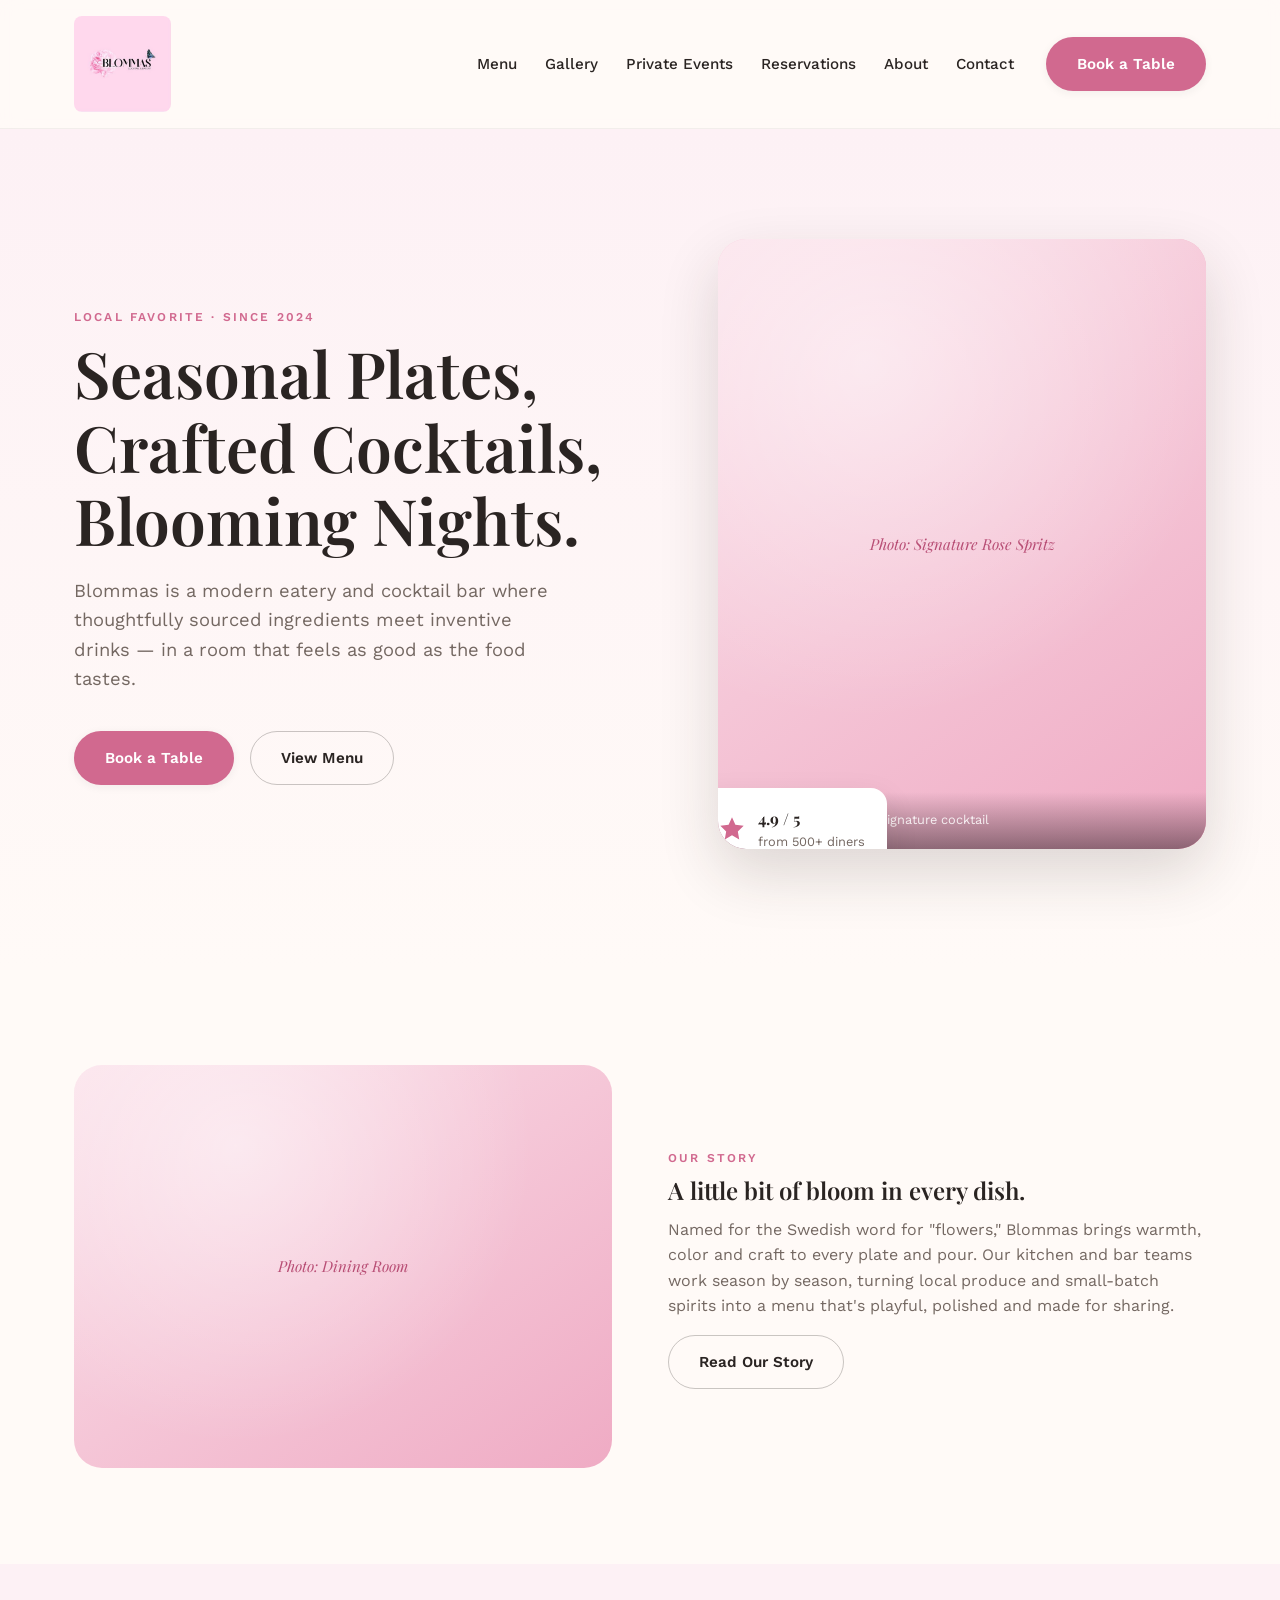
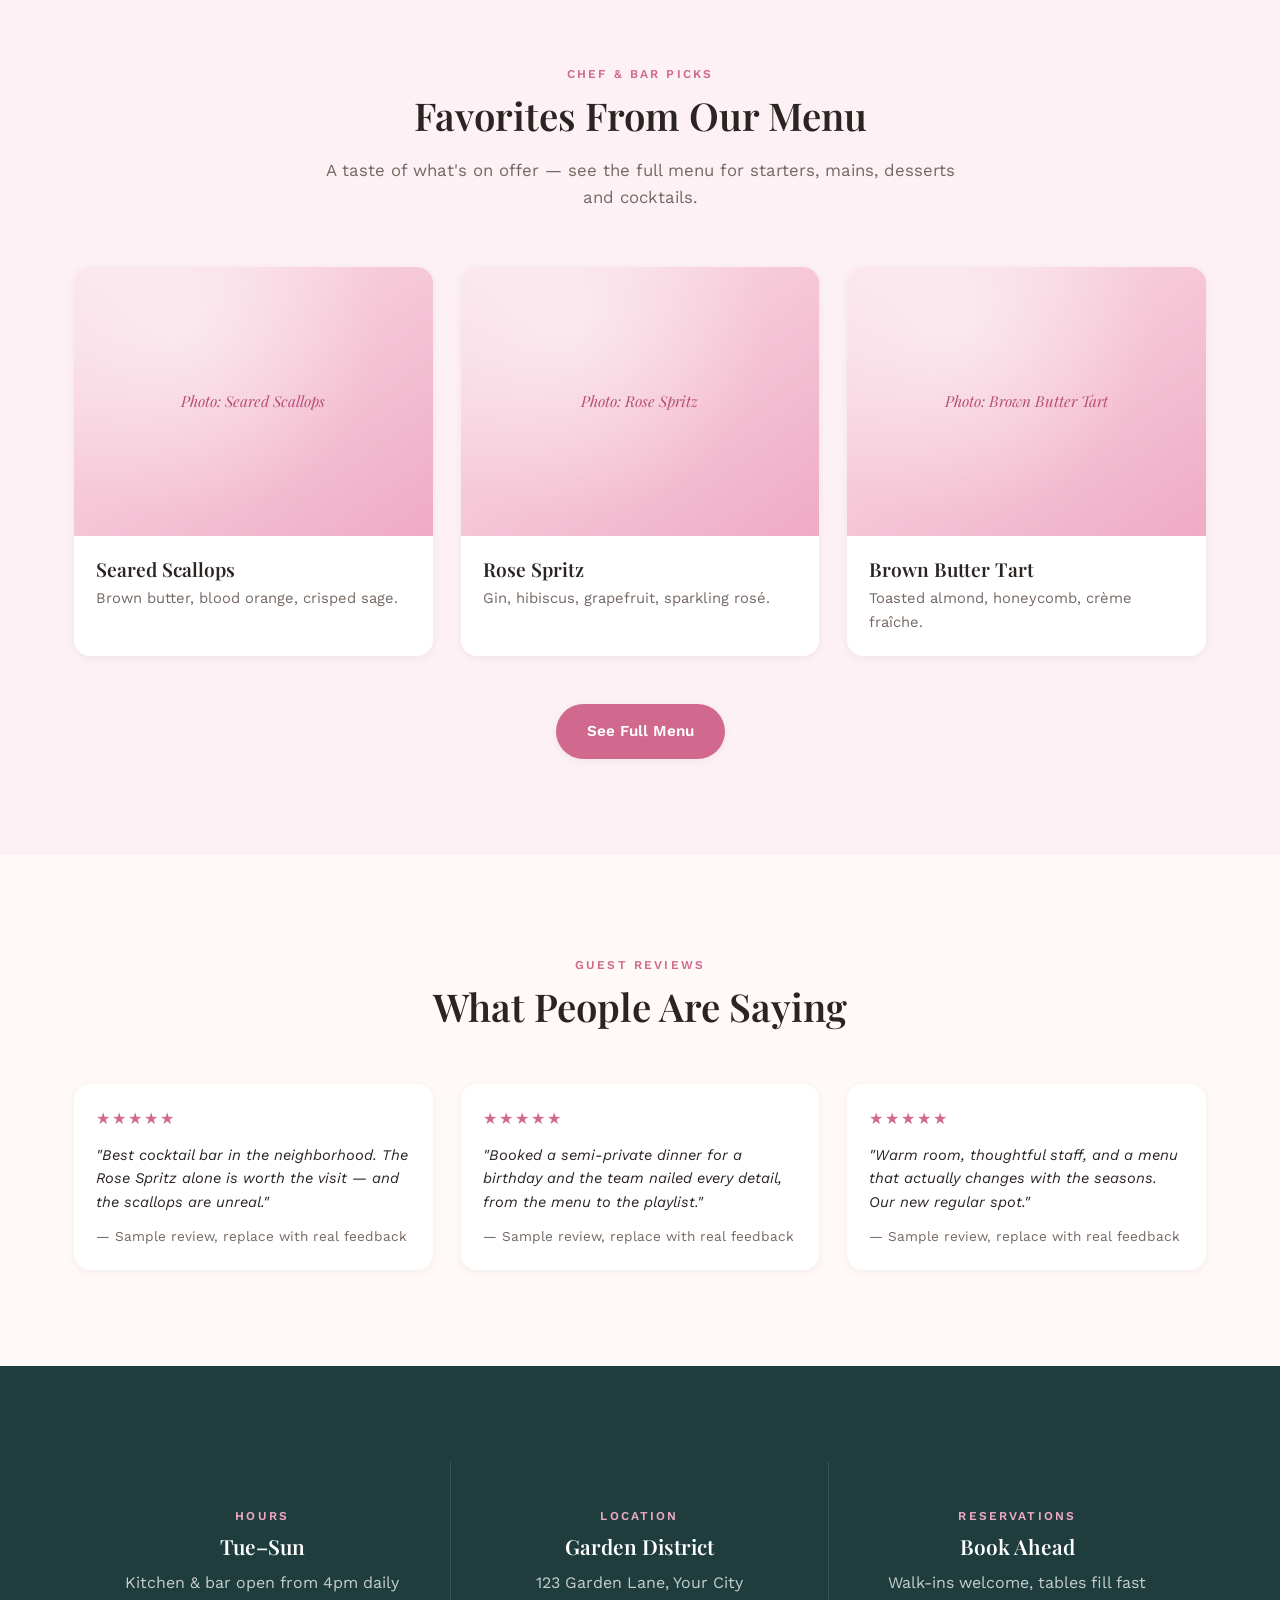
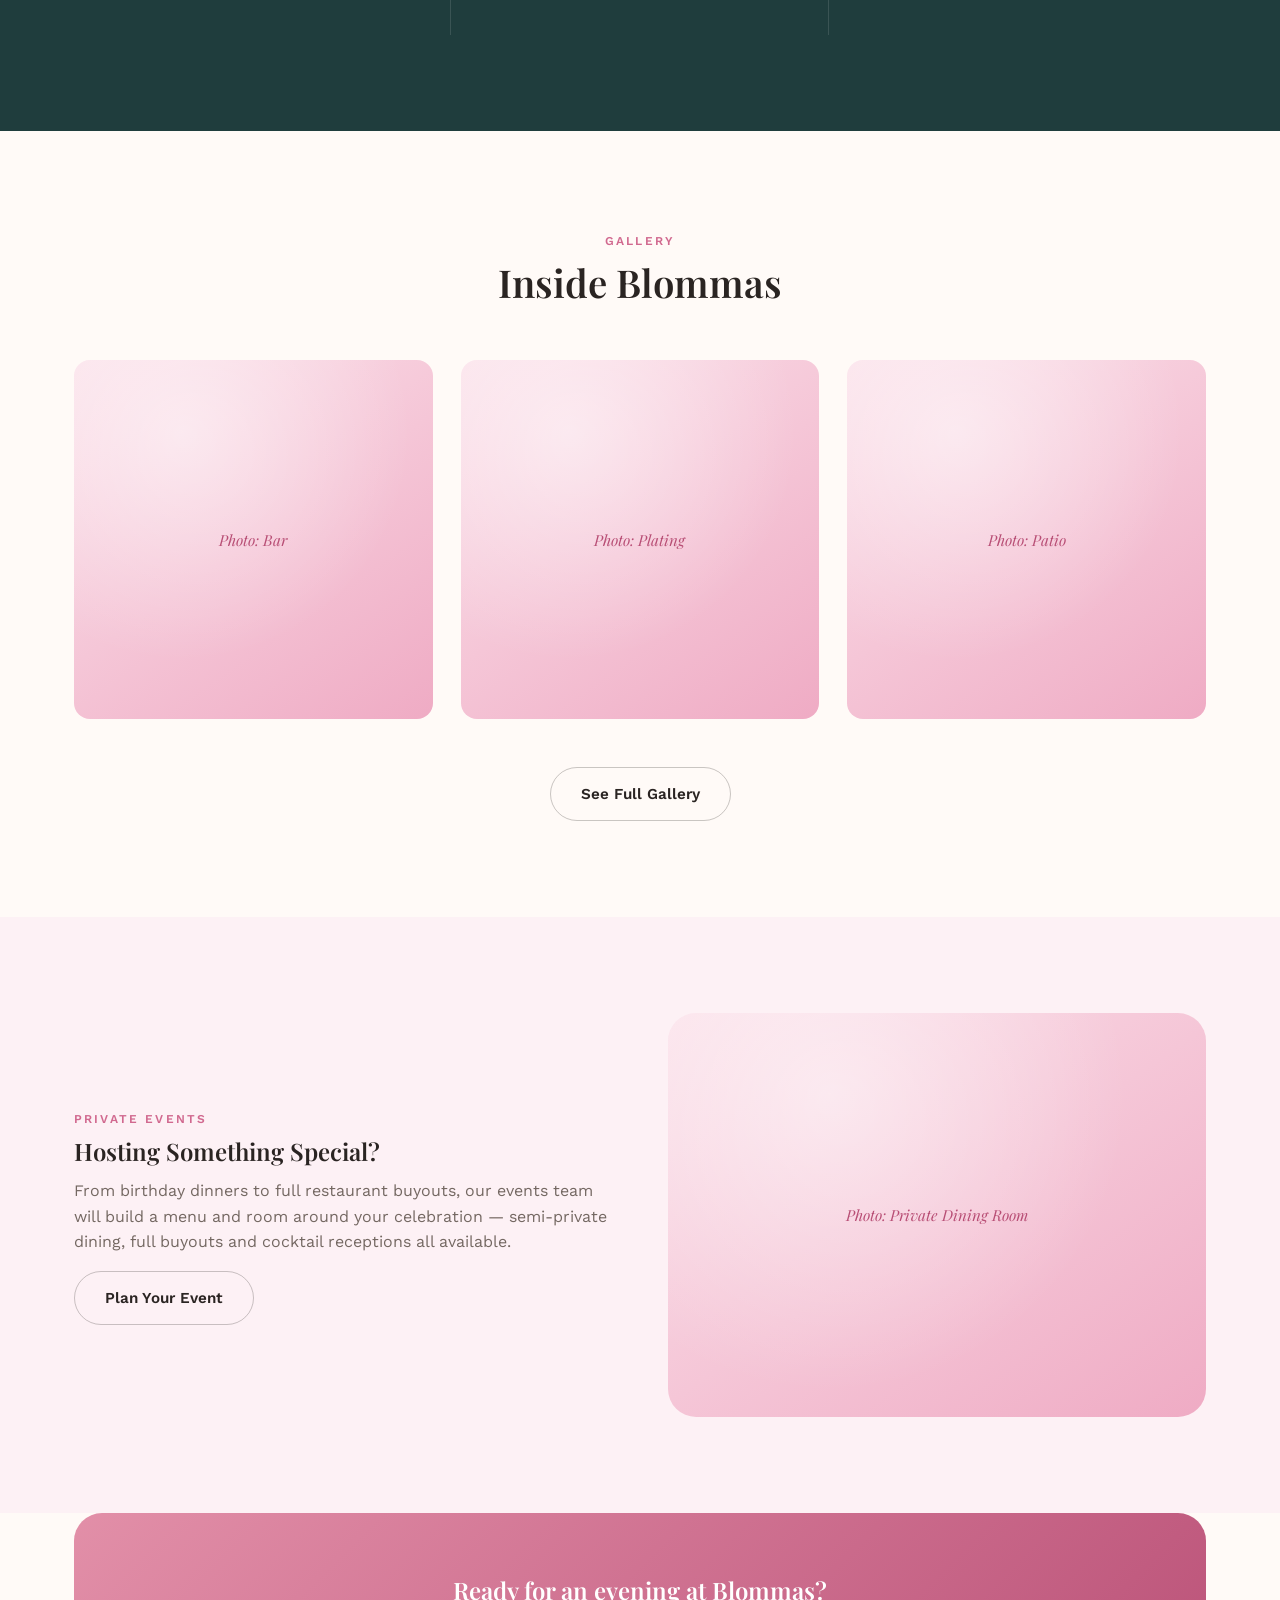
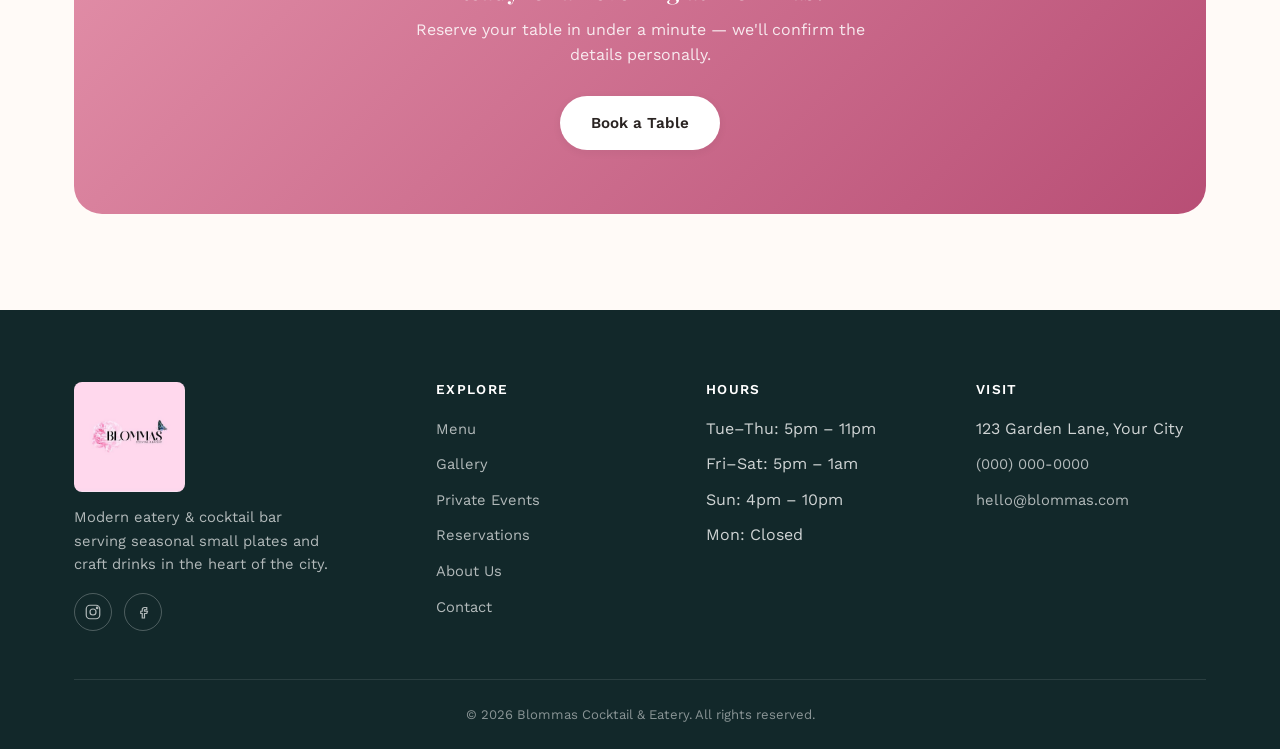
<file: index.html>
<!DOCTYPE html>
<html lang="en">
<head>
  <meta charset="UTF-8" />
  <meta name="viewport" content="width=device-width, initial-scale=1.0" />
  <title>Blommas Cocktail &amp; Eatery — Modern Eatery &amp; Cocktail Bar</title>
  <meta name="description" content="Blommas Cocktail & Eatery — seasonal small plates and craft cocktails. Book a table or browse our menu online." />
  <link rel="icon" href="assets/logo.png" type="image/png" />
  <link rel="stylesheet" href="css/styles.css" />
</head>
<body>

  <header class="site-header">
    <div class="container header-inner">
      <a href="index.html" class="logo">
        <img src="assets/logo.png" alt="Blommas Cocktail &amp; Eatery logo" class="logo-img">
      </a>

      <nav class="main-nav">
        <ul class="nav-links">
          <li><a href="menu.html">Menu</a></li>
          <li><a href="gallery.html">Gallery</a></li>
          <li><a href="events.html">Private Events</a></li>
          <li><a href="booking.html">Reservations</a></li>
          <li><a href="about.html">About</a></li>
          <li><a href="contact.html">Contact</a></li>
        </ul>
        <a href="booking.html" class="btn btn-primary nav-cta">Book a Table</a>
      </nav>

      <button class="nav-toggle" aria-label="Toggle navigation menu" aria-expanded="false">
        <span></span><span></span><span></span>
      </button>
    </div>
  </header>

  <main>
    <!-- Hero -->
    <section class="hero">
      <div class="container hero-inner">
        <div class="hero-copy">
          <span class="eyebrow">Local Favorite · Since 2024</span>
          <h1>Seasonal Plates,<br>Crafted Cocktails,<br>Blooming Nights.</h1>
          <p class="lede">Blommas is a modern eatery and cocktail bar where thoughtfully sourced ingredients meet inventive drinks — in a room that feels as good as the food tastes.</p>
          <div class="hero-actions">
            <a href="booking.html" class="btn btn-primary">Book a Table</a>
            <a href="menu.html" class="btn btn-outline">View Menu</a>
          </div>
        </div>
        <div class="hero-visual">
          <div class="ph" style="height:100%;"><span>Photo: Signature Rose Spritz</span></div>
          <div class="ph-caption">The Rose Spritz — our signature cocktail</div>
          <div class="hero-badge">
            <svg width="28" height="28" viewBox="0 0 24 24" fill="none"><path d="M12 2l2.9 6.26L22 9.27l-5 4.87L18.2 21 12 17.27 5.8 21 7 14.14 2 9.27l7.1-1.01L12 2z" fill="#D1698F"/></svg>
            <div>
              <strong style="font-family:var(--font-heading); font-size:1rem;">4.9 / 5</strong>
              <p style="margin:0; font-size:0.8rem; color:var(--ink-light);">from 500+ diners</p>
            </div>
          </div>
        </div>
      </div>
    </section>

    <!-- About teaser -->
    <section>
      <div class="container two-col reveal">
        <div class="ph" style="aspect-ratio:4/3; border-radius:var(--radius-lg);"><span>Photo: Dining Room</span></div>
        <div>
          <span class="eyebrow">Our Story</span>
          <h2>A little bit of bloom in every dish.</h2>
          <p style="color:var(--ink-light);">Named for the Swedish word for "flowers," Blommas brings warmth, color and craft to every plate and pour. Our kitchen and bar teams work season by season, turning local produce and small-batch spirits into a menu that's playful, polished and made for sharing.</p>
          <a href="about.html" class="btn btn-outline">Read Our Story</a>
        </div>
      </div>
    </section>

    <!-- Chef's picks -->
    <section style="background:var(--pink-50);">
      <div class="container">
        <div class="section-head reveal">
          <span class="eyebrow">Chef &amp; Bar Picks</span>
          <h2>Favorites From Our Menu</h2>
          <p>A taste of what's on offer — see the full menu for starters, mains, desserts and cocktails.</p>
        </div>
        <div class="grid grid-3">
          <article class="card reveal">
            <div class="ph"><span>Photo: Seared Scallops</span></div>
            <div class="card-body">
              <h3>Seared Scallops</h3>
              <p>Brown butter, blood orange, crisped sage.</p>
            </div>
          </article>
          <article class="card reveal">
            <div class="ph"><span>Photo: Rose Spritz</span></div>
            <div class="card-body">
              <h3>Rose Spritz</h3>
              <p>Gin, hibiscus, grapefruit, sparkling rosé.</p>
            </div>
          </article>
          <article class="card reveal">
            <div class="ph"><span>Photo: Brown Butter Tart</span></div>
            <div class="card-body">
              <h3>Brown Butter Tart</h3>
              <p>Toasted almond, honeycomb, crème fraîche.</p>
            </div>
          </article>
        </div>
        <div class="text-center mt-lg">
          <a href="menu.html" class="btn btn-primary">See Full Menu</a>
        </div>
      </div>
    </section>

    <!-- Testimonials -->
    <section>
      <div class="container">
        <div class="section-head reveal">
          <span class="eyebrow">Guest Reviews</span>
          <h2>What People Are Saying</h2>
        </div>
        <div class="grid grid-3">
          <div class="card reveal">
            <div class="card-body">
              <div style="color:var(--pink-500); margin-bottom:12px; letter-spacing:2px;">★★★★★</div>
              <p style="font-style:italic; color:var(--ink);">"Best cocktail bar in the neighborhood. The Rose Spritz alone is worth the visit — and the scallops are unreal."</p>
              <p style="color:var(--ink-light); font-size:0.85rem; margin-top:12px;">— Sample review, replace with real feedback</p>
            </div>
          </div>
          <div class="card reveal">
            <div class="card-body">
              <div style="color:var(--pink-500); margin-bottom:12px; letter-spacing:2px;">★★★★★</div>
              <p style="font-style:italic; color:var(--ink);">"Booked a semi-private dinner for a birthday and the team nailed every detail, from the menu to the playlist."</p>
              <p style="color:var(--ink-light); font-size:0.85rem; margin-top:12px;">— Sample review, replace with real feedback</p>
            </div>
          </div>
          <div class="card reveal">
            <div class="card-body">
              <div style="color:var(--pink-500); margin-bottom:12px; letter-spacing:2px;">★★★★★</div>
              <p style="font-style:italic; color:var(--ink);">"Warm room, thoughtful staff, and a menu that actually changes with the seasons. Our new regular spot."</p>
              <p style="color:var(--ink-light); font-size:0.85rem; margin-top:12px;">— Sample review, replace with real feedback</p>
            </div>
          </div>
        </div>
      </div>
    </section>

    <!-- Hours / location strip -->
    <section class="strip">
      <div class="container">
        <div class="grid grid-3">
          <div class="strip-item reveal">
            <span class="eyebrow">Hours</span>
            <h3>Tue–Sun</h3>
            <p>Kitchen &amp; bar open from 4pm daily</p>
          </div>
          <div class="strip-item reveal">
            <span class="eyebrow">Location</span>
            <h3>Garden District</h3>
            <p>123 Garden Lane, Your City</p>
          </div>
          <div class="strip-item reveal">
            <span class="eyebrow">Reservations</span>
            <h3>Book Ahead</h3>
            <p>Walk-ins welcome, tables fill fast</p>
          </div>
        </div>
      </div>
    </section>

    <!-- Gallery teaser -->
    <section>
      <div class="container">
        <div class="section-head reveal">
          <span class="eyebrow">Gallery</span>
          <h2>Inside Blommas</h2>
        </div>
        <div class="grid grid-3">
          <div class="ph reveal" style="aspect-ratio:1/1; border-radius:var(--radius-md);"><span>Photo: Bar</span></div>
          <div class="ph reveal" style="aspect-ratio:1/1; border-radius:var(--radius-md);"><span>Photo: Plating</span></div>
          <div class="ph reveal" style="aspect-ratio:1/1; border-radius:var(--radius-md);"><span>Photo: Patio</span></div>
        </div>
        <div class="text-center mt-lg">
          <a href="gallery.html" class="btn btn-outline">See Full Gallery</a>
        </div>
      </div>
    </section>

    <!-- Private Events teaser -->
    <section style="background:var(--pink-50);">
      <div class="container two-col reveal">
        <div>
          <span class="eyebrow">Private Events</span>
          <h2>Hosting Something Special?</h2>
          <p style="color:var(--ink-light);">From birthday dinners to full restaurant buyouts, our events team will build a menu and room around your celebration — semi-private dining, full buyouts and cocktail receptions all available.</p>
          <a href="events.html" class="btn btn-outline">Plan Your Event</a>
        </div>
        <div class="ph" style="aspect-ratio:4/3; border-radius:var(--radius-lg);"><span>Photo: Private Dining Room</span></div>
      </div>
    </section>

    <!-- CTA -->
    <section style="padding-top:0;">
      <div class="container">
        <div class="reveal" style="background:linear-gradient(135deg, var(--pink-400), var(--pink-600)); border-radius:var(--radius-lg); padding:64px 40px; text-align:center; color:#fff;">
          <h2 style="color:#fff;">Ready for an evening at Blommas?</h2>
          <p style="color:rgba(255,255,255,0.85); max-width:480px; margin:0 auto 28px;">Reserve your table in under a minute — we'll confirm the details personally.</p>
          <a href="booking.html" class="btn btn-light">Book a Table</a>
        </div>
      </div>
    </section>
  </main>

  <footer class="site-footer">
    <div class="container">
      <div class="footer-inner">
        <div class="footer-brand">
          <a href="index.html" class="logo">
            <img src="assets/logo.png" alt="Blommas Cocktail &amp; Eatery logo" class="logo-img">
          </a>
          <p>Modern eatery &amp; cocktail bar serving seasonal small plates and craft drinks in the heart of the city.</p>
          <div class="social-row">
            <a href="#" aria-label="Instagram">
              <svg width="18" height="18" viewBox="0 0 24 24" fill="none" stroke="currentColor" stroke-width="1.6"><rect x="3" y="3" width="18" height="18" rx="5"/><circle cx="12" cy="12" r="4"/><circle cx="17.5" cy="6.5" r="1"/></svg>
            </a>
            <a href="#" aria-label="Facebook">
              <svg width="18" height="18" viewBox="0 0 24 24" fill="none" stroke="currentColor" stroke-width="1.6"><path d="M14 9h3V6h-3c-1.7 0-3 1.3-3 3v2H9v3h2v6h3v-6h3l1-3h-4V9z"/></svg>
            </a>
          </div>
        </div>
        <div>
          <h4>Explore</h4>
          <ul>
            <li><a href="menu.html">Menu</a></li>
            <li><a href="gallery.html">Gallery</a></li>
            <li><a href="events.html">Private Events</a></li>
            <li><a href="booking.html">Reservations</a></li>
            <li><a href="about.html">About Us</a></li>
            <li><a href="contact.html">Contact</a></li>
          </ul>
        </div>
        <div>
          <h4>Hours</h4>
          <ul>
            <li>Tue–Thu: 5pm – 11pm</li>
            <li>Fri–Sat: 5pm – 1am</li>
            <li>Sun: 4pm – 10pm</li>
            <li>Mon: Closed</li>
          </ul>
        </div>
        <div>
          <h4>Visit</h4>
          <ul>
            <li>123 Garden Lane, Your City</li>
            <li><a href="tel:+10000000000">(000) 000-0000</a></li>
            <li><a href="mailto:hello@blommas.com">hello@blommas.com</a></li>
          </ul>
        </div>
      </div>
      <div class="footer-bottom">&copy; 2026 Blommas Cocktail &amp; Eatery. All rights reserved.</div>
    </div>
  </footer>

  <script src="js/script.js"></script>
</body>
</html>
</file>
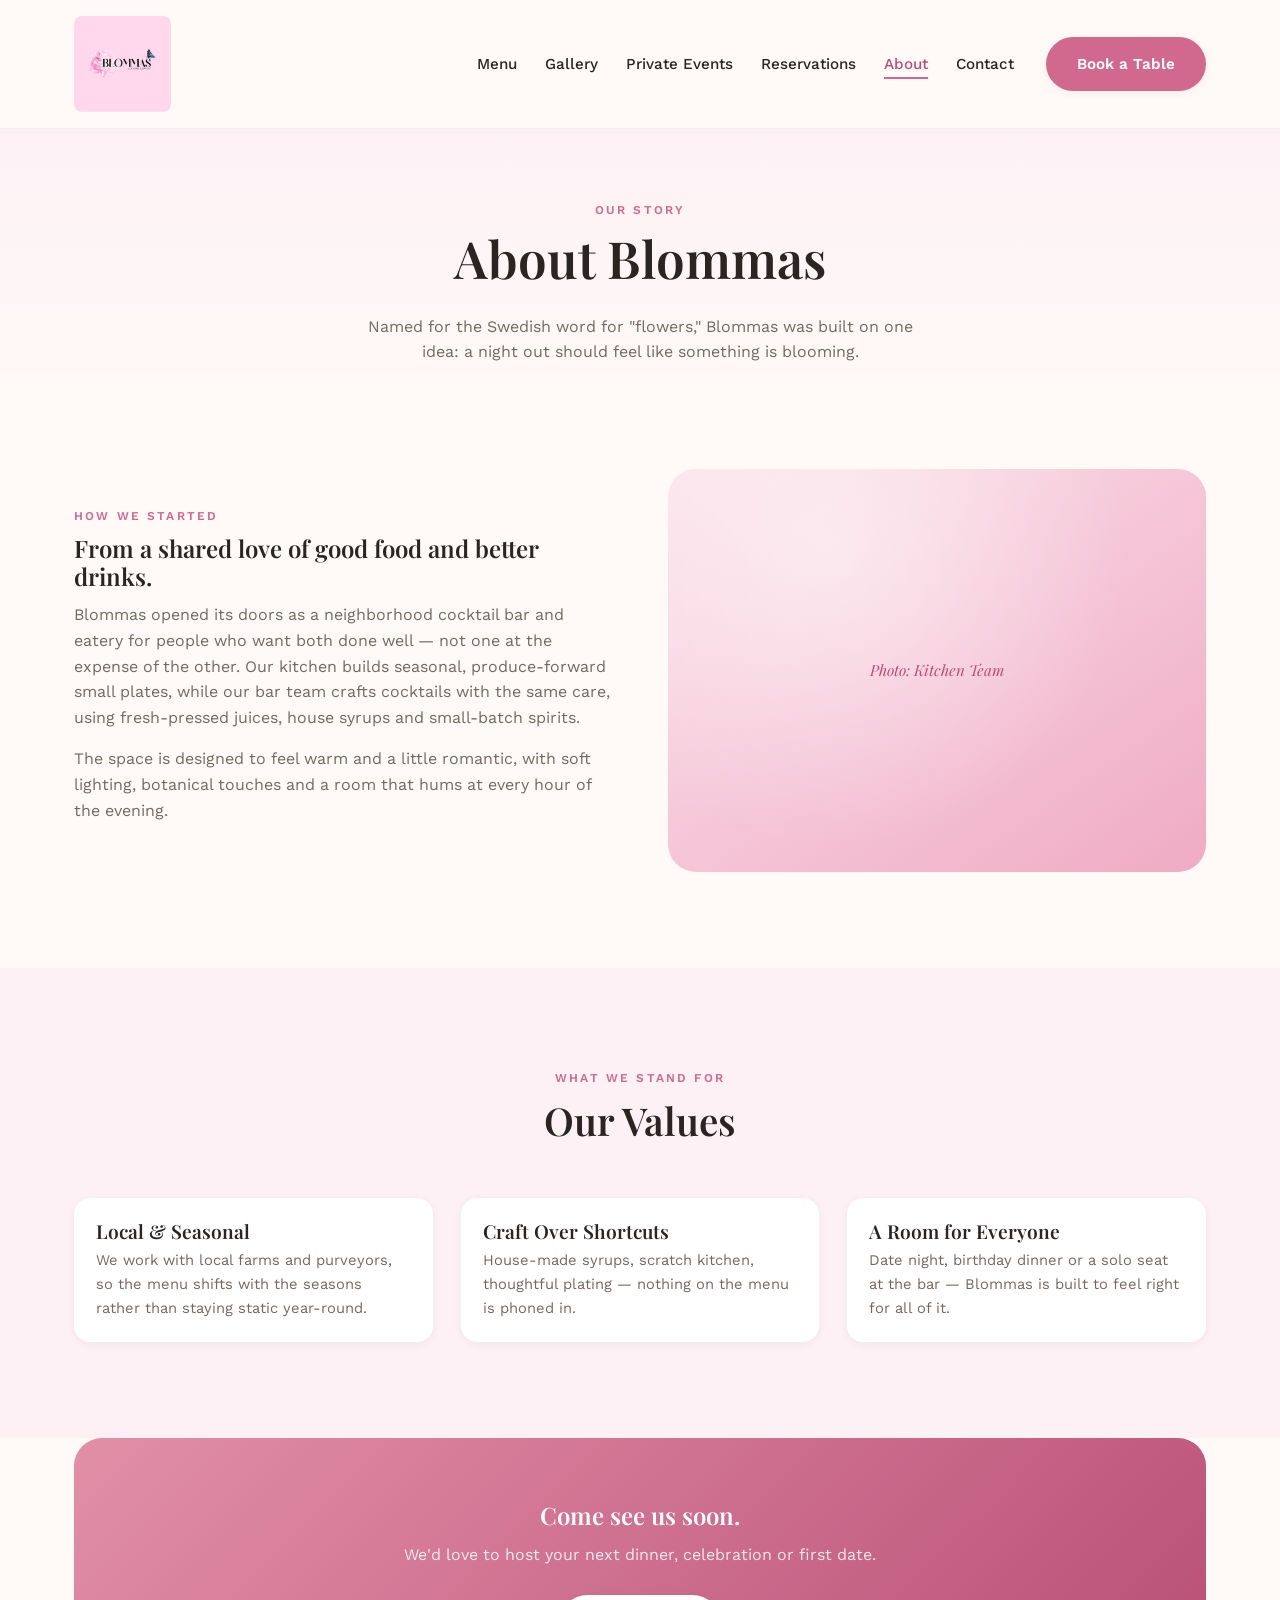
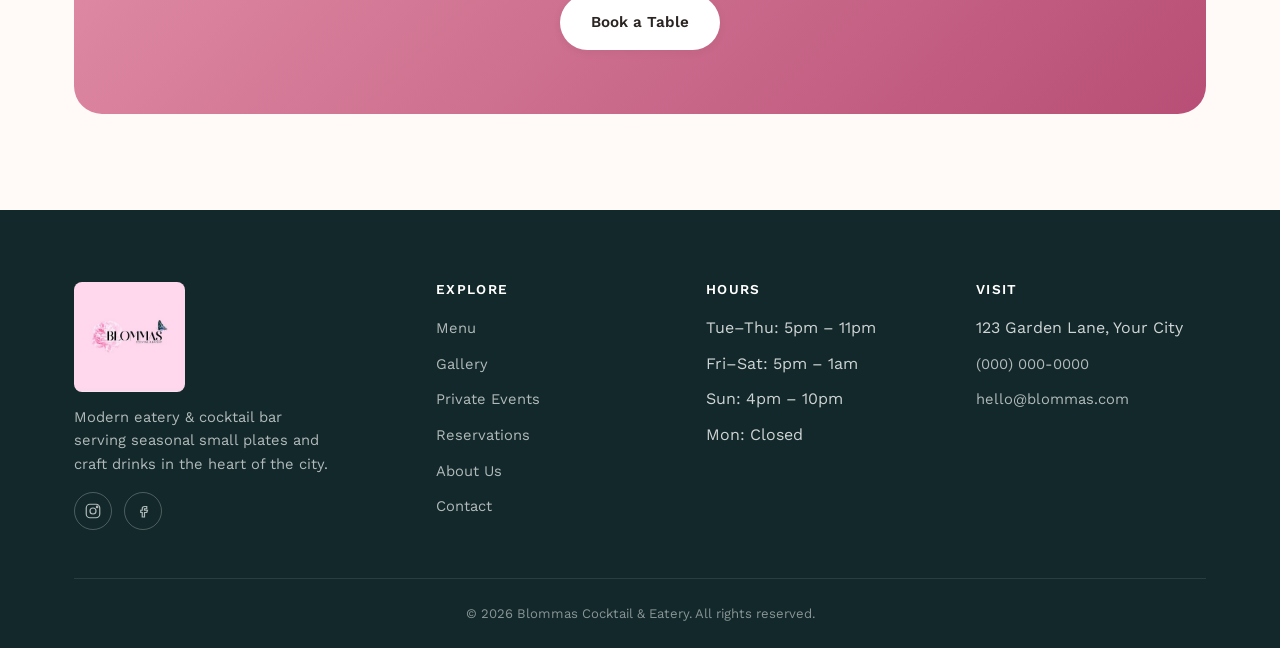
<file: about.html>
<!DOCTYPE html>
<html lang="en">
<head>
  <meta charset="UTF-8" />
  <meta name="viewport" content="width=device-width, initial-scale=1.0" />
  <title>About — Blommas Cocktail &amp; Eatery</title>
  <meta name="description" content="Learn about Blommas Cocktail & Eatery — our story, our kitchen and bar team, and what we stand for." />
  <link rel="icon" href="assets/logo.png" type="image/png" />
  <link rel="stylesheet" href="css/styles.css" />
</head>
<body>

  <header class="site-header">
    <div class="container header-inner">
      <a href="index.html" class="logo">
        <img src="assets/logo.png" alt="Blommas Cocktail &amp; Eatery logo" class="logo-img">
      </a>

      <nav class="main-nav">
        <ul class="nav-links">
          <li><a href="menu.html">Menu</a></li>
          <li><a href="gallery.html">Gallery</a></li>
          <li><a href="events.html">Private Events</a></li>
          <li><a href="booking.html">Reservations</a></li>
          <li><a href="about.html" class="active">About</a></li>
          <li><a href="contact.html">Contact</a></li>
        </ul>
        <a href="booking.html" class="btn btn-primary nav-cta">Book a Table</a>
      </nav>

      <button class="nav-toggle" aria-label="Toggle navigation menu" aria-expanded="false">
        <span></span><span></span><span></span>
      </button>
    </div>
  </header>

  <main>
    <section class="page-hero">
      <div class="container">
        <span class="eyebrow">Our Story</span>
        <h1>About Blommas</h1>
        <p>Named for the Swedish word for "flowers," Blommas was built on one idea: a night out should feel like something is blooming.</p>
      </div>
    </section>

    <section style="padding-top:48px;">
      <div class="container two-col reveal">
        <div>
          <span class="eyebrow">How We Started</span>
          <h2>From a shared love of good food and better drinks.</h2>
          <p style="color:var(--ink-light);">Blommas opened its doors as a neighborhood cocktail bar and eatery for people who want both done well — not one at the expense of the other. Our kitchen builds seasonal, produce-forward small plates, while our bar team crafts cocktails with the same care, using fresh-pressed juices, house syrups and small-batch spirits.</p>
          <p style="color:var(--ink-light);">The space is designed to feel warm and a little romantic, with soft lighting, botanical touches and a room that hums at every hour of the evening.</p>
        </div>
        <div class="ph" style="aspect-ratio:4/3; border-radius:var(--radius-lg);"><span>Photo: Kitchen Team</span></div>
      </div>
    </section>

    <section style="background:var(--pink-50);">
      <div class="container">
        <div class="section-head reveal">
          <span class="eyebrow">What We Stand For</span>
          <h2>Our Values</h2>
        </div>
        <div class="grid grid-3">
          <div class="card reveal">
            <div class="card-body">
              <h3>Local &amp; Seasonal</h3>
              <p>We work with local farms and purveyors, so the menu shifts with the seasons rather than staying static year-round.</p>
            </div>
          </div>
          <div class="card reveal">
            <div class="card-body">
              <h3>Craft Over Shortcuts</h3>
              <p>House-made syrups, scratch kitchen, thoughtful plating — nothing on the menu is phoned in.</p>
            </div>
          </div>
          <div class="card reveal">
            <div class="card-body">
              <h3>A Room for Everyone</h3>
              <p>Date night, birthday dinner or a solo seat at the bar — Blommas is built to feel right for all of it.</p>
            </div>
          </div>
        </div>
      </div>
    </section>

    <section style="padding-top:0;">
      <div class="container">
        <div class="reveal" style="background:linear-gradient(135deg, var(--pink-400), var(--pink-600)); border-radius:var(--radius-lg); padding:64px 40px; text-align:center; color:#fff;">
          <h2 style="color:#fff;">Come see us soon.</h2>
          <p style="color:rgba(255,255,255,0.85); max-width:480px; margin:0 auto 28px;">We'd love to host your next dinner, celebration or first date.</p>
          <a href="booking.html" class="btn btn-light">Book a Table</a>
        </div>
      </div>
    </section>
  </main>

  <footer class="site-footer">
    <div class="container">
      <div class="footer-inner">
        <div class="footer-brand">
          <a href="index.html" class="logo">
            <img src="assets/logo.png" alt="Blommas Cocktail &amp; Eatery logo" class="logo-img">
          </a>
          <p>Modern eatery &amp; cocktail bar serving seasonal small plates and craft drinks in the heart of the city.</p>
          <div class="social-row">
            <a href="#" aria-label="Instagram">
              <svg width="18" height="18" viewBox="0 0 24 24" fill="none" stroke="currentColor" stroke-width="1.6"><rect x="3" y="3" width="18" height="18" rx="5"/><circle cx="12" cy="12" r="4"/><circle cx="17.5" cy="6.5" r="1"/></svg>
            </a>
            <a href="#" aria-label="Facebook">
              <svg width="18" height="18" viewBox="0 0 24 24" fill="none" stroke="currentColor" stroke-width="1.6"><path d="M14 9h3V6h-3c-1.7 0-3 1.3-3 3v2H9v3h2v6h3v-6h3l1-3h-4V9z"/></svg>
            </a>
          </div>
        </div>
        <div>
          <h4>Explore</h4>
          <ul>
            <li><a href="menu.html">Menu</a></li>
            <li><a href="gallery.html">Gallery</a></li>
            <li><a href="events.html">Private Events</a></li>
            <li><a href="booking.html">Reservations</a></li>
            <li><a href="about.html">About Us</a></li>
            <li><a href="contact.html">Contact</a></li>
          </ul>
        </div>
        <div>
          <h4>Hours</h4>
          <ul>
            <li>Tue–Thu: 5pm – 11pm</li>
            <li>Fri–Sat: 5pm – 1am</li>
            <li>Sun: 4pm – 10pm</li>
            <li>Mon: Closed</li>
          </ul>
        </div>
        <div>
          <h4>Visit</h4>
          <ul>
            <li>123 Garden Lane, Your City</li>
            <li><a href="tel:+10000000000">(000) 000-0000</a></li>
            <li><a href="mailto:hello@blommas.com">hello@blommas.com</a></li>
          </ul>
        </div>
      </div>
      <div class="footer-bottom">&copy; 2026 Blommas Cocktail &amp; Eatery. All rights reserved.</div>
    </div>
  </footer>

  <script src="js/script.js"></script>
</body>
</html>
</file>
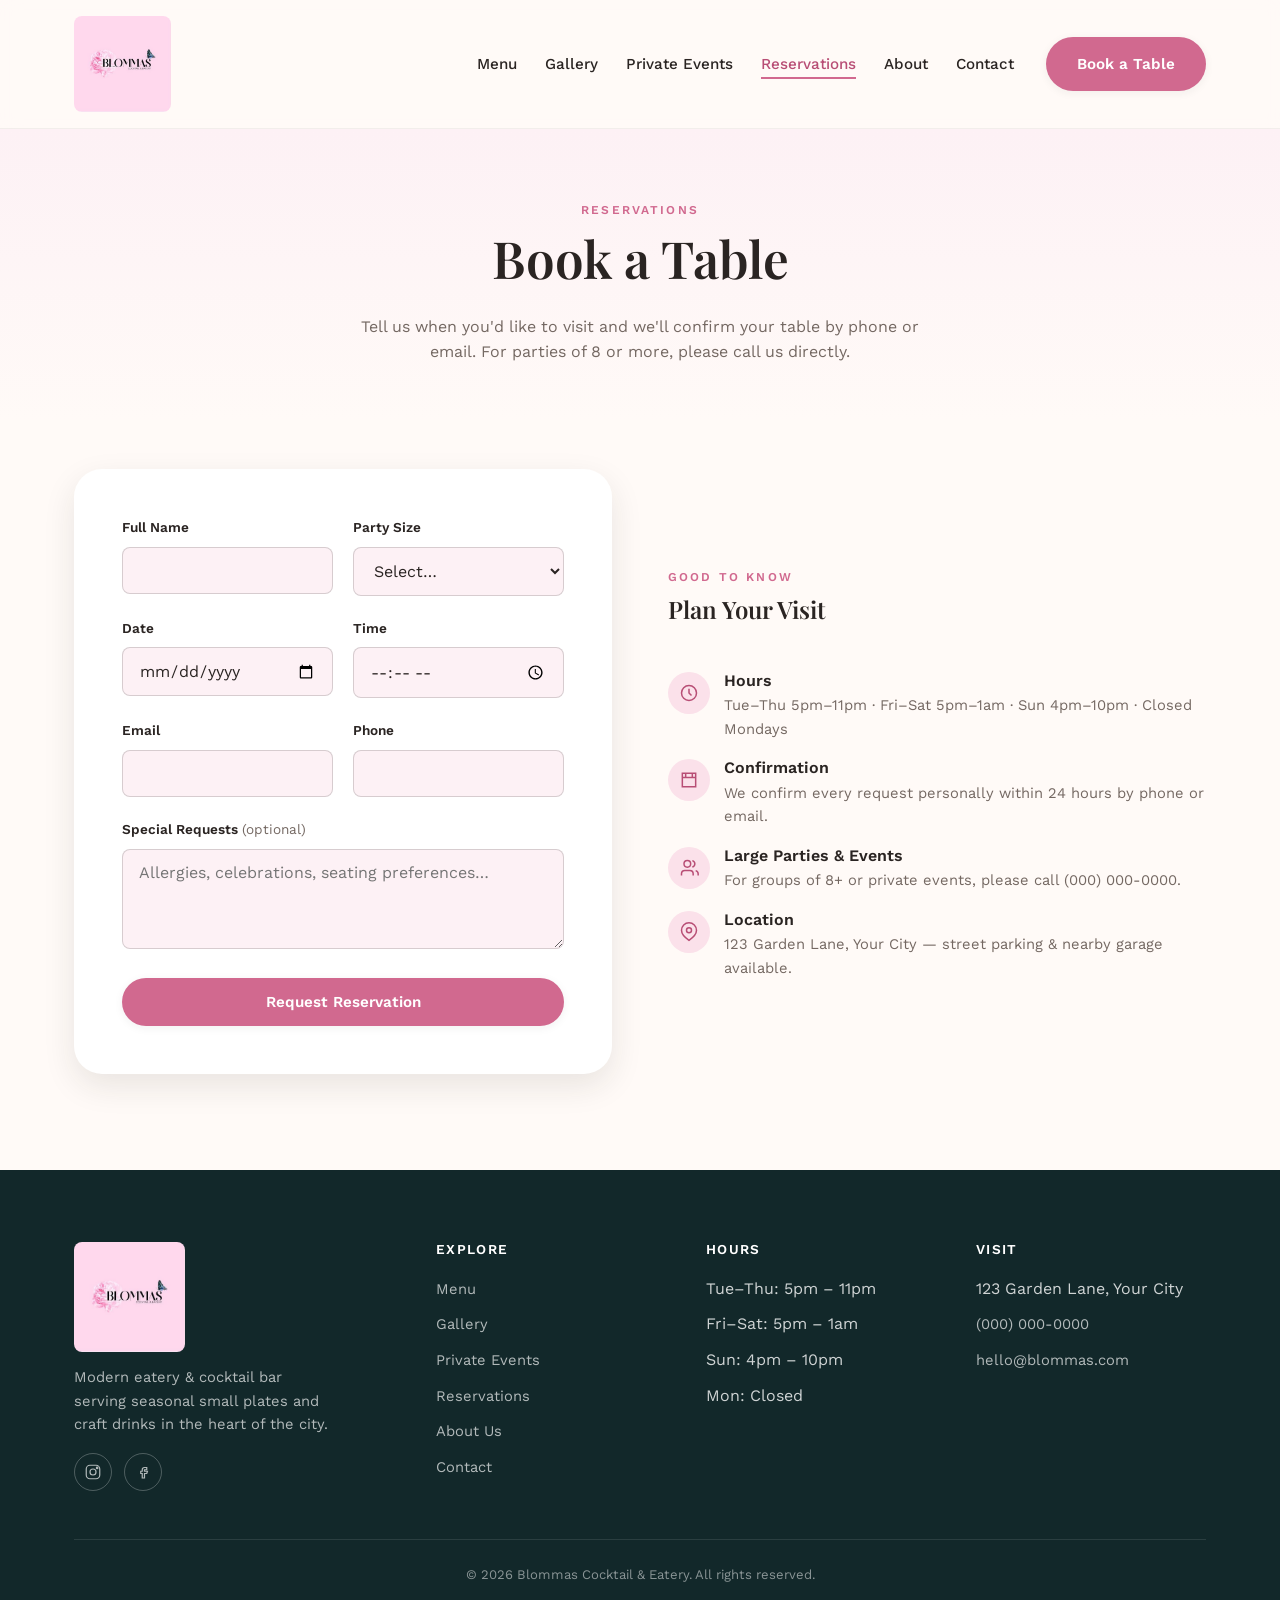
<file: booking.html>
<!DOCTYPE html>
<html lang="en">
<head>
  <meta charset="UTF-8" />
  <meta name="viewport" content="width=device-width, initial-scale=1.0" />
  <title>Reservations — Blommas Cocktail &amp; Eatery</title>
  <meta name="description" content="Book a table at Blommas Cocktail & Eatery. Request your reservation online in under a minute." />
  <link rel="icon" href="assets/logo.png" type="image/png" />
  <link rel="stylesheet" href="css/styles.css" />
</head>
<body>

  <header class="site-header">
    <div class="container header-inner">
      <a href="index.html" class="logo">
        <img src="assets/logo.png" alt="Blommas Cocktail &amp; Eatery logo" class="logo-img">
      </a>

      <nav class="main-nav">
        <ul class="nav-links">
          <li><a href="menu.html">Menu</a></li>
          <li><a href="gallery.html">Gallery</a></li>
          <li><a href="events.html">Private Events</a></li>
          <li><a href="booking.html" class="active">Reservations</a></li>
          <li><a href="about.html">About</a></li>
          <li><a href="contact.html">Contact</a></li>
        </ul>
        <a href="booking.html" class="btn btn-primary nav-cta">Book a Table</a>
      </nav>

      <button class="nav-toggle" aria-label="Toggle navigation menu" aria-expanded="false">
        <span></span><span></span><span></span>
      </button>
    </div>
  </header>

  <main>
    <section class="page-hero">
      <div class="container">
        <span class="eyebrow">Reservations</span>
        <h1>Book a Table</h1>
        <p>Tell us when you'd like to visit and we'll confirm your table by phone or email. For parties of 8 or more, please call us directly.</p>
      </div>
    </section>

    <section style="padding-top:48px;">
      <div class="container two-col">
        <div class="form-card reveal">
          <div id="form-status" class="form-status" role="status"></div>

          <form id="booking-form" action="https://formspree.io/f/YOUR_FORM_ID" method="POST" novalidate>
            <div class="form-row">
              <div class="field">
                <label for="name">Full Name</label>
                <input type="text" id="name" name="name" required />
                <span class="field-error">Please enter your name.</span>
              </div>
              <div class="field">
                <label for="party-size">Party Size</label>
                <select id="party-size" name="party_size" required>
                  <option value="">Select…</option>
                  <option>1</option>
                  <option>2</option>
                  <option>3</option>
                  <option>4</option>
                  <option>5</option>
                  <option>6</option>
                  <option>7+ (call us)</option>
                </select>
                <span class="field-error">Please select a party size.</span>
              </div>
            </div>

            <div class="form-row">
              <div class="field">
                <label for="date">Date</label>
                <input type="date" id="date" name="date" required />
                <span class="field-error">Please choose a date.</span>
              </div>
              <div class="field">
                <label for="time">Time</label>
                <input type="time" id="time" name="time" required />
                <span class="field-error">Please choose a time.</span>
              </div>
            </div>

            <div class="form-row">
              <div class="field">
                <label for="email">Email</label>
                <input type="email" id="email" name="email" required />
                <span class="field-error">Please enter a valid email.</span>
              </div>
              <div class="field">
                <label for="phone">Phone</label>
                <input type="tel" id="phone" name="phone" required />
                <span class="field-error">Please enter a phone number.</span>
              </div>
            </div>

            <div class="field">
              <label for="notes">Special Requests <span style="font-weight:400; color:var(--ink-light);">(optional)</span></label>
              <textarea id="notes" name="notes" placeholder="Allergies, celebrations, seating preferences…"></textarea>
            </div>

            <button type="submit" class="btn btn-primary btn-block">Request Reservation</button>
          </form>
        </div>

        <div class="reveal">
          <span class="eyebrow">Good to Know</span>
          <h2>Plan Your Visit</h2>
          <div class="info-list mt-lg">
            <div class="item">
              <div class="icon">
                <svg width="20" height="20" viewBox="0 0 24 24" fill="none" stroke="currentColor" stroke-width="1.8"><circle cx="12" cy="12" r="9"/><path d="M12 7v5l3 3"/></svg>
              </div>
              <div>
                <h4>Hours</h4>
                <p>Tue–Thu 5pm–11pm · Fri–Sat 5pm–1am · Sun 4pm–10pm · Closed Mondays</p>
              </div>
            </div>
            <div class="item">
              <div class="icon">
                <svg width="20" height="20" viewBox="0 0 24 24" fill="none" stroke="currentColor" stroke-width="1.8"><path d="M4 4h16v16H4z"/><path d="M4 9h16"/><path d="M8 4v5"/><path d="M16 4v5"/></svg>
              </div>
              <div>
                <h4>Confirmation</h4>
                <p>We confirm every request personally within 24 hours by phone or email.</p>
              </div>
            </div>
            <div class="item">
              <div class="icon">
                <svg width="20" height="20" viewBox="0 0 24 24" fill="none" stroke="currentColor" stroke-width="1.8"><path d="M17 21v-2a4 4 0 00-4-4H7a4 4 0 00-4 4v2"/><circle cx="10" cy="7" r="4"/><path d="M23 21v-2a4 4 0 00-3-3.87"/><path d="M16 3.13a4 4 0 010 7.75"/></svg>
              </div>
              <div>
                <h4>Large Parties &amp; Events</h4>
                <p>For groups of 8+ or private events, please call (000) 000-0000.</p>
              </div>
            </div>
            <div class="item">
              <div class="icon">
                <svg width="20" height="20" viewBox="0 0 24 24" fill="none" stroke="currentColor" stroke-width="1.8"><path d="M21 10c0 6-9 12-9 12s-9-6-9-12a9 9 0 0118 0z"/><circle cx="12" cy="10" r="3"/></svg>
              </div>
              <div>
                <h4>Location</h4>
                <p>123 Garden Lane, Your City — street parking &amp; nearby garage available.</p>
              </div>
            </div>
          </div>
        </div>
      </div>
    </section>
  </main>

  <footer class="site-footer">
    <div class="container">
      <div class="footer-inner">
        <div class="footer-brand">
          <a href="index.html" class="logo">
            <img src="assets/logo.png" alt="Blommas Cocktail &amp; Eatery logo" class="logo-img">
          </a>
          <p>Modern eatery &amp; cocktail bar serving seasonal small plates and craft drinks in the heart of the city.</p>
          <div class="social-row">
            <a href="#" aria-label="Instagram">
              <svg width="18" height="18" viewBox="0 0 24 24" fill="none" stroke="currentColor" stroke-width="1.6"><rect x="3" y="3" width="18" height="18" rx="5"/><circle cx="12" cy="12" r="4"/><circle cx="17.5" cy="6.5" r="1"/></svg>
            </a>
            <a href="#" aria-label="Facebook">
              <svg width="18" height="18" viewBox="0 0 24 24" fill="none" stroke="currentColor" stroke-width="1.6"><path d="M14 9h3V6h-3c-1.7 0-3 1.3-3 3v2H9v3h2v6h3v-6h3l1-3h-4V9z"/></svg>
            </a>
          </div>
        </div>
        <div>
          <h4>Explore</h4>
          <ul>
            <li><a href="menu.html">Menu</a></li>
            <li><a href="gallery.html">Gallery</a></li>
            <li><a href="events.html">Private Events</a></li>
            <li><a href="booking.html">Reservations</a></li>
            <li><a href="about.html">About Us</a></li>
            <li><a href="contact.html">Contact</a></li>
          </ul>
        </div>
        <div>
          <h4>Hours</h4>
          <ul>
            <li>Tue–Thu: 5pm – 11pm</li>
            <li>Fri–Sat: 5pm – 1am</li>
            <li>Sun: 4pm – 10pm</li>
            <li>Mon: Closed</li>
          </ul>
        </div>
        <div>
          <h4>Visit</h4>
          <ul>
            <li>123 Garden Lane, Your City</li>
            <li><a href="tel:+10000000000">(000) 000-0000</a></li>
            <li><a href="mailto:hello@blommas.com">hello@blommas.com</a></li>
          </ul>
        </div>
      </div>
      <div class="footer-bottom">&copy; 2026 Blommas Cocktail &amp; Eatery. All rights reserved.</div>
    </div>
  </footer>

  <script src="js/script.js"></script>
</body>
</html>
</file>
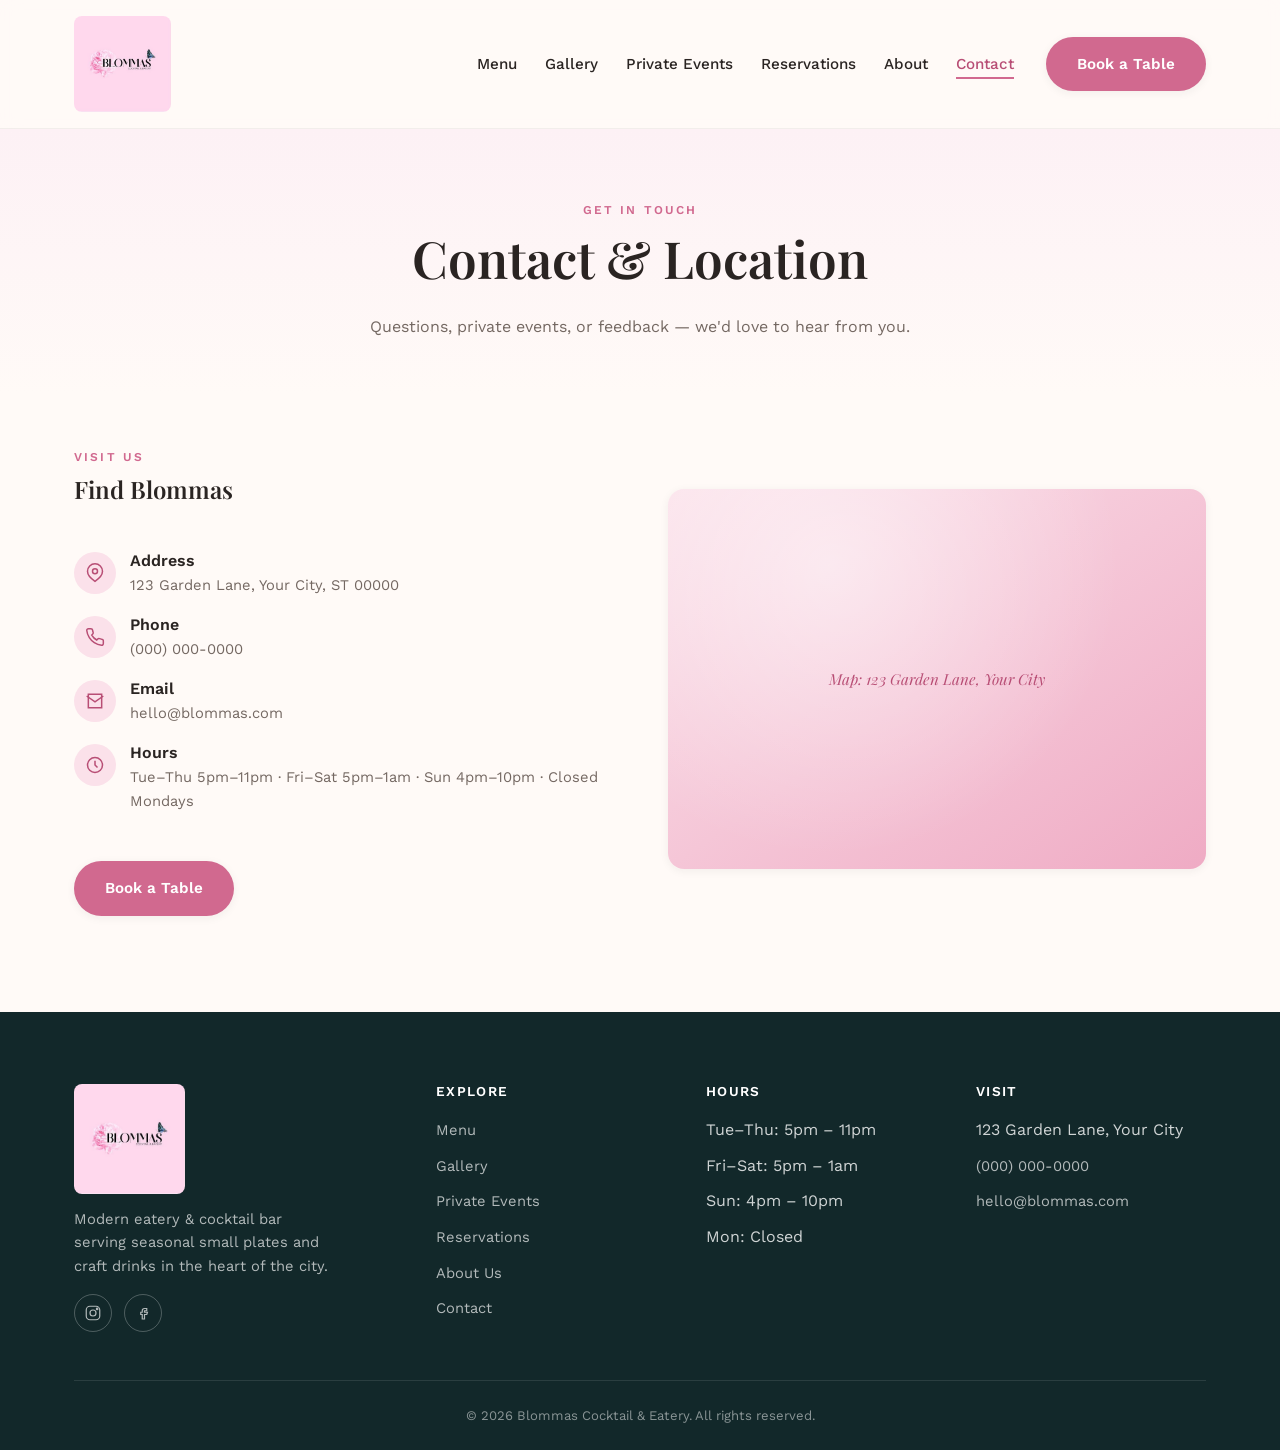
<file: contact.html>
<!DOCTYPE html>
<html lang="en">
<head>
  <meta charset="UTF-8" />
  <meta name="viewport" content="width=device-width, initial-scale=1.0" />
  <title>Contact — Blommas Cocktail &amp; Eatery</title>
  <meta name="description" content="Get in touch with Blommas Cocktail & Eatery — location, hours, phone and email." />
  <link rel="icon" href="assets/logo.png" type="image/png" />
  <link rel="stylesheet" href="css/styles.css" />
</head>
<body>

  <header class="site-header">
    <div class="container header-inner">
      <a href="index.html" class="logo">
        <img src="assets/logo.png" alt="Blommas Cocktail &amp; Eatery logo" class="logo-img">
      </a>

      <nav class="main-nav">
        <ul class="nav-links">
          <li><a href="menu.html">Menu</a></li>
          <li><a href="gallery.html">Gallery</a></li>
          <li><a href="events.html">Private Events</a></li>
          <li><a href="booking.html">Reservations</a></li>
          <li><a href="about.html">About</a></li>
          <li><a href="contact.html" class="active">Contact</a></li>
        </ul>
        <a href="booking.html" class="btn btn-primary nav-cta">Book a Table</a>
      </nav>

      <button class="nav-toggle" aria-label="Toggle navigation menu" aria-expanded="false">
        <span></span><span></span><span></span>
      </button>
    </div>
  </header>

  <main>
    <section class="page-hero">
      <div class="container">
        <span class="eyebrow">Get In Touch</span>
        <h1>Contact &amp; Location</h1>
        <p>Questions, private events, or feedback — we'd love to hear from you.</p>
      </div>
    </section>

    <section style="padding-top:48px;">
      <div class="container two-col">
        <div class="reveal">
          <span class="eyebrow">Visit Us</span>
          <h2>Find Blommas</h2>
          <div class="info-list mt-lg">
            <div class="item">
              <div class="icon">
                <svg width="20" height="20" viewBox="0 0 24 24" fill="none" stroke="currentColor" stroke-width="1.8"><path d="M21 10c0 6-9 12-9 12s-9-6-9-12a9 9 0 0118 0z"/><circle cx="12" cy="10" r="3"/></svg>
              </div>
              <div>
                <h4>Address</h4>
                <p>123 Garden Lane, Your City, ST 00000</p>
              </div>
            </div>
            <div class="item">
              <div class="icon">
                <svg width="20" height="20" viewBox="0 0 24 24" fill="none" stroke="currentColor" stroke-width="1.8"><path d="M22 16.92v3a2 2 0 01-2.18 2 19.8 19.8 0 01-8.63-3.07 19.5 19.5 0 01-6-6A19.8 19.8 0 012.12 4.18 2 2 0 014.1 2h3a2 2 0 012 1.72c.12.9.34 1.78.65 2.62a2 2 0 01-.45 2.11L8.1 9.63a16 16 0 006 6l1.18-1.2a2 2 0 012.11-.45c.84.31 1.72.53 2.62.65A2 2 0 0122 16.92z"/></svg>
              </div>
              <div>
                <h4>Phone</h4>
                <p><a href="tel:+10000000000">(000) 000-0000</a></p>
              </div>
            </div>
            <div class="item">
              <div class="icon">
                <svg width="20" height="20" viewBox="0 0 24 24" fill="none" stroke="currentColor" stroke-width="1.8"><path d="M4 4h16v16H4z"/><path d="M22 6l-10 7L2 6"/></svg>
              </div>
              <div>
                <h4>Email</h4>
                <p><a href="mailto:hello@blommas.com">hello@blommas.com</a></p>
              </div>
            </div>
            <div class="item">
              <div class="icon">
                <svg width="20" height="20" viewBox="0 0 24 24" fill="none" stroke="currentColor" stroke-width="1.8"><circle cx="12" cy="12" r="9"/><path d="M12 7v5l3 3"/></svg>
              </div>
              <div>
                <h4>Hours</h4>
                <p>Tue–Thu 5pm–11pm · Fri–Sat 5pm–1am · Sun 4pm–10pm · Closed Mondays</p>
              </div>
            </div>
          </div>
          <a href="booking.html" class="btn btn-primary mt-lg">Book a Table</a>
        </div>

        <div class="reveal ph map-frame"><span>Map: 123 Garden Lane, Your City</span></div>
      </div>
    </section>
  </main>

  <footer class="site-footer">
    <div class="container">
      <div class="footer-inner">
        <div class="footer-brand">
          <a href="index.html" class="logo">
            <img src="assets/logo.png" alt="Blommas Cocktail &amp; Eatery logo" class="logo-img">
          </a>
          <p>Modern eatery &amp; cocktail bar serving seasonal small plates and craft drinks in the heart of the city.</p>
          <div class="social-row">
            <a href="#" aria-label="Instagram">
              <svg width="18" height="18" viewBox="0 0 24 24" fill="none" stroke="currentColor" stroke-width="1.6"><rect x="3" y="3" width="18" height="18" rx="5"/><circle cx="12" cy="12" r="4"/><circle cx="17.5" cy="6.5" r="1"/></svg>
            </a>
            <a href="#" aria-label="Facebook">
              <svg width="18" height="18" viewBox="0 0 24 24" fill="none" stroke="currentColor" stroke-width="1.6"><path d="M14 9h3V6h-3c-1.7 0-3 1.3-3 3v2H9v3h2v6h3v-6h3l1-3h-4V9z"/></svg>
            </a>
          </div>
        </div>
        <div>
          <h4>Explore</h4>
          <ul>
            <li><a href="menu.html">Menu</a></li>
            <li><a href="gallery.html">Gallery</a></li>
            <li><a href="events.html">Private Events</a></li>
            <li><a href="booking.html">Reservations</a></li>
            <li><a href="about.html">About Us</a></li>
            <li><a href="contact.html">Contact</a></li>
          </ul>
        </div>
        <div>
          <h4>Hours</h4>
          <ul>
            <li>Tue–Thu: 5pm – 11pm</li>
            <li>Fri–Sat: 5pm – 1am</li>
            <li>Sun: 4pm – 10pm</li>
            <li>Mon: Closed</li>
          </ul>
        </div>
        <div>
          <h4>Visit</h4>
          <ul>
            <li>123 Garden Lane, Your City</li>
            <li><a href="tel:+10000000000">(000) 000-0000</a></li>
            <li><a href="mailto:hello@blommas.com">hello@blommas.com</a></li>
          </ul>
        </div>
      </div>
      <div class="footer-bottom">&copy; 2026 Blommas Cocktail &amp; Eatery. All rights reserved.</div>
    </div>
  </footer>

  <script src="js/script.js"></script>
</body>
</html>
</file>
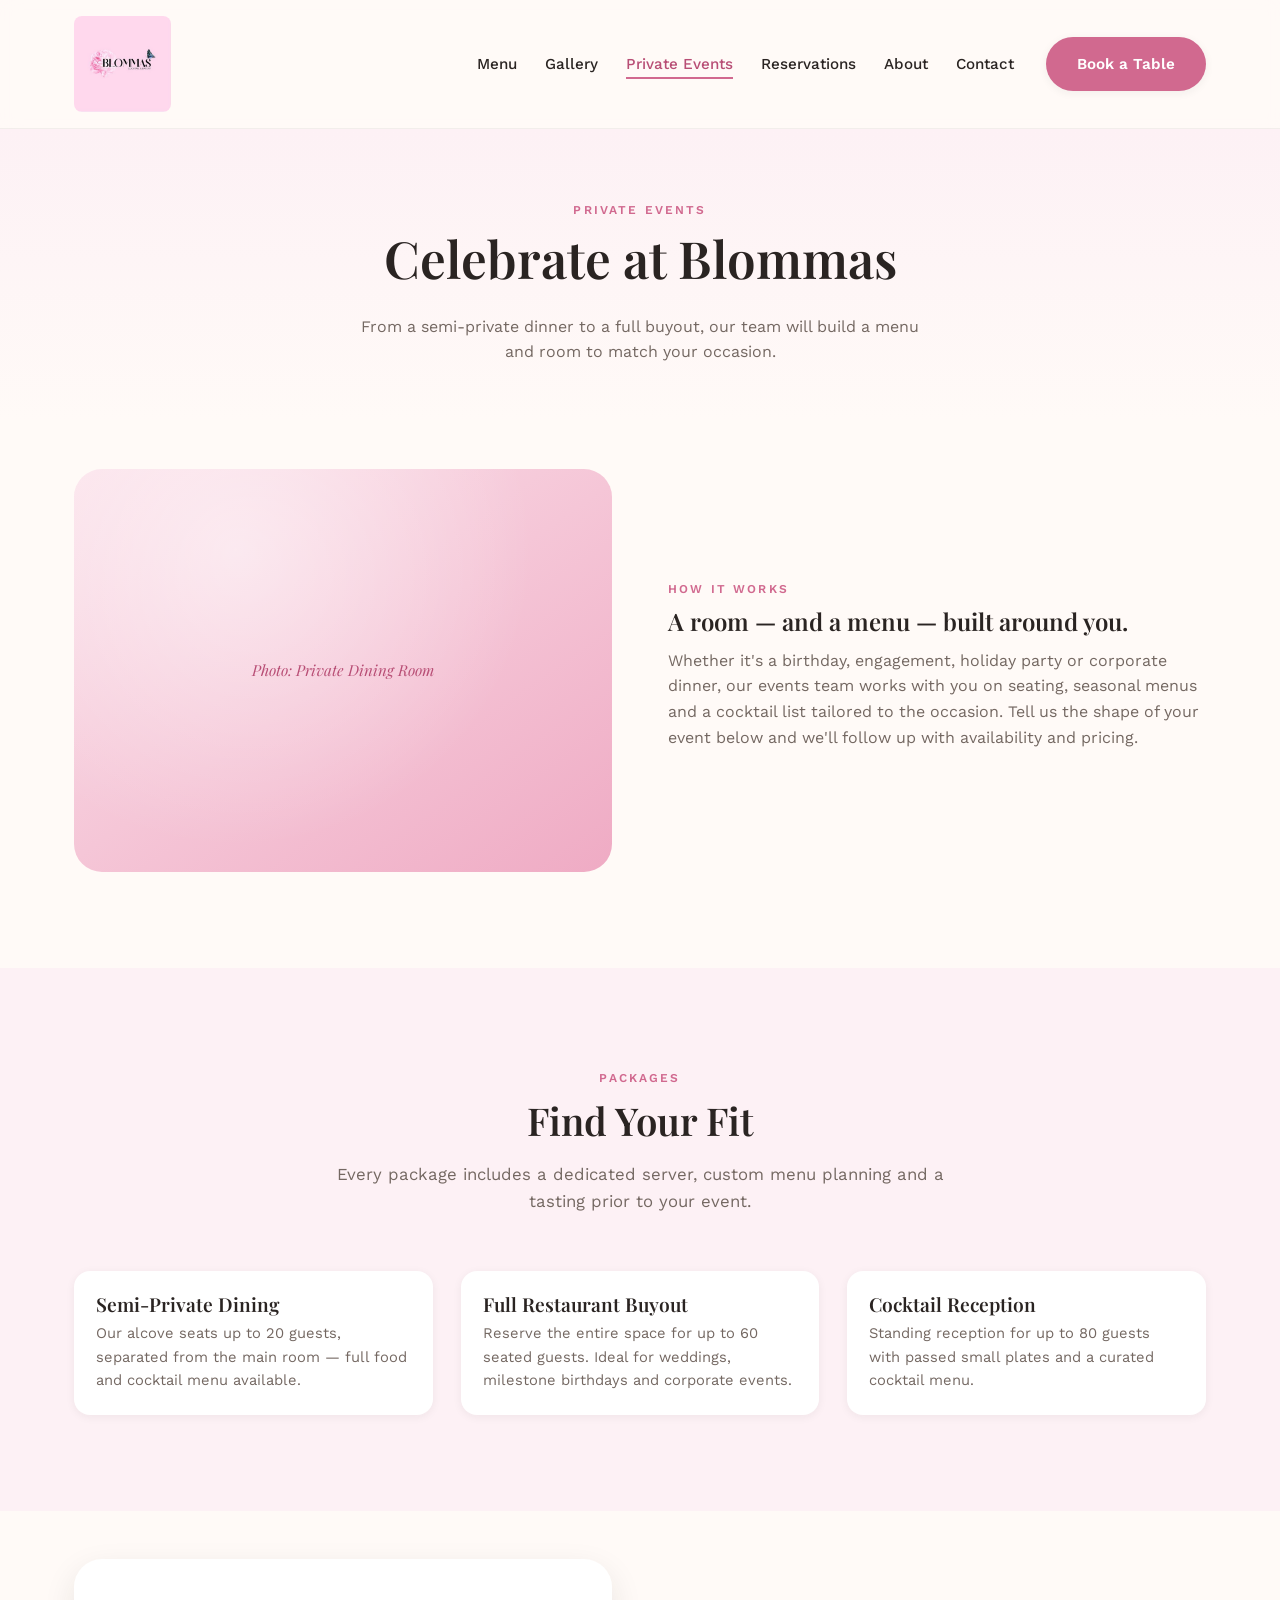
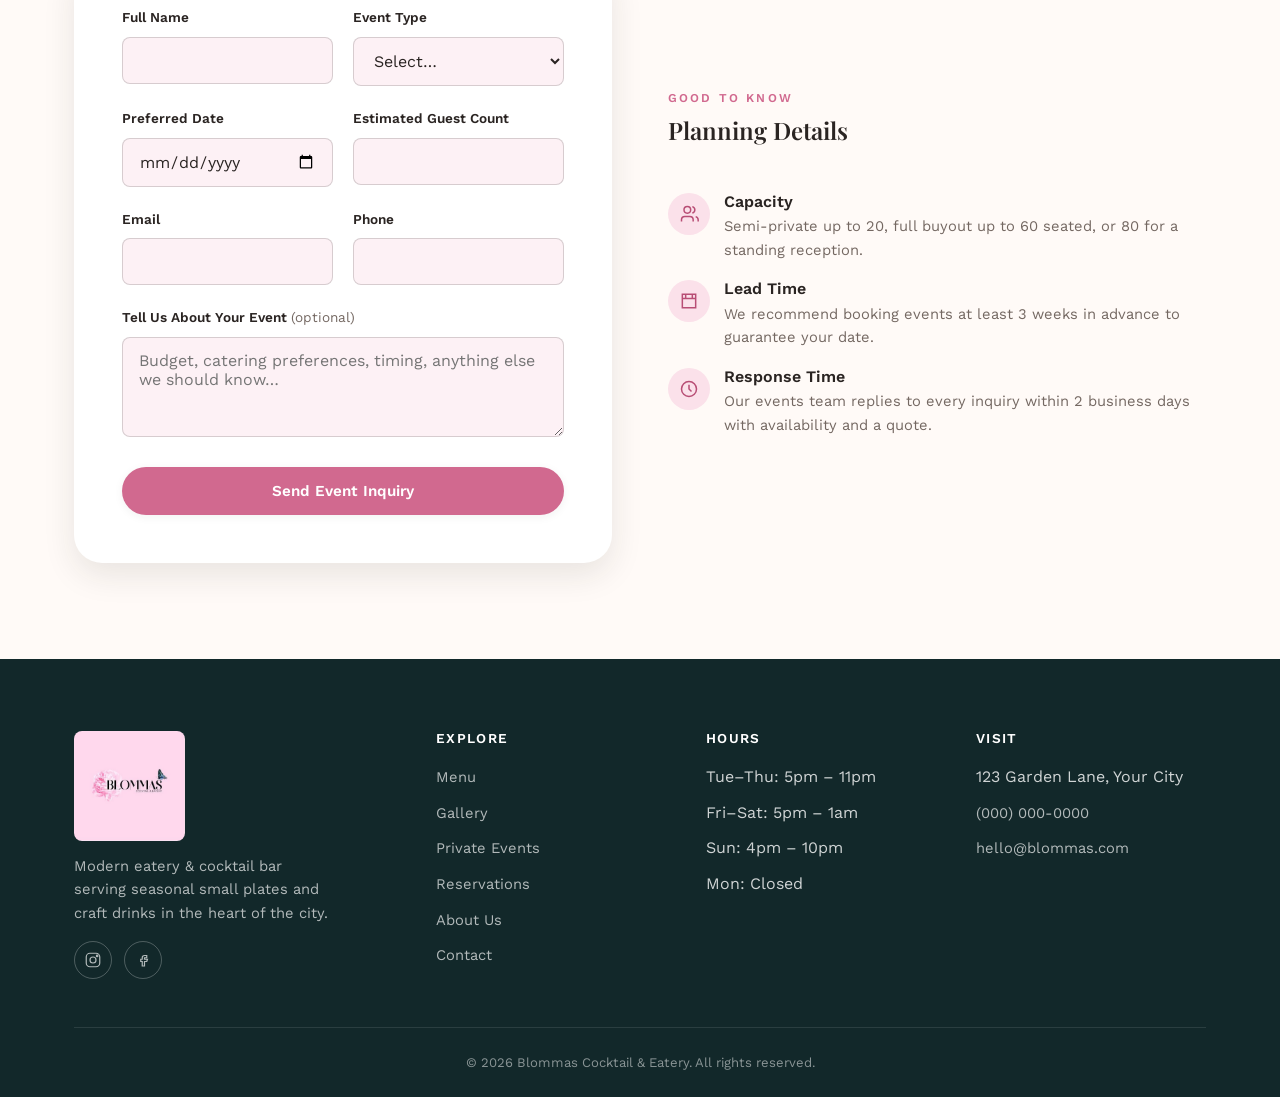
<file: events.html>
<!DOCTYPE html>
<html lang="en">
<head>
  <meta charset="UTF-8" />
  <meta name="viewport" content="width=device-width, initial-scale=1.0" />
  <title>Private Events — Blommas Cocktail &amp; Eatery</title>
  <meta name="description" content="Host your next celebration at Blommas Cocktail & Eatery — semi-private dining, full buyouts and cocktail receptions." />
  <link rel="icon" href="assets/logo.png" type="image/png" />
  <link rel="stylesheet" href="css/styles.css" />
</head>
<body>

  <header class="site-header">
    <div class="container header-inner">
      <a href="index.html" class="logo">
        <img src="assets/logo.png" alt="Blommas Cocktail &amp; Eatery logo" class="logo-img">
      </a>

      <nav class="main-nav">
        <ul class="nav-links">
          <li><a href="menu.html">Menu</a></li>
          <li><a href="gallery.html">Gallery</a></li>
          <li><a href="events.html" class="active">Private Events</a></li>
          <li><a href="booking.html">Reservations</a></li>
          <li><a href="about.html">About</a></li>
          <li><a href="contact.html">Contact</a></li>
        </ul>
        <a href="booking.html" class="btn btn-primary nav-cta">Book a Table</a>
      </nav>

      <button class="nav-toggle" aria-label="Toggle navigation menu" aria-expanded="false">
        <span></span><span></span><span></span>
      </button>
    </div>
  </header>

  <main>
    <section class="page-hero">
      <div class="container">
        <span class="eyebrow">Private Events</span>
        <h1>Celebrate at Blommas</h1>
        <p>From a semi-private dinner to a full buyout, our team will build a menu and room to match your occasion.</p>
      </div>
    </section>

    <section style="padding-top:48px;">
      <div class="container two-col reveal">
        <div class="ph" style="aspect-ratio:4/3; border-radius:var(--radius-lg);"><span>Photo: Private Dining Room</span></div>
        <div>
          <span class="eyebrow">How It Works</span>
          <h2>A room — and a menu — built around you.</h2>
          <p style="color:var(--ink-light);">Whether it's a birthday, engagement, holiday party or corporate dinner, our events team works with you on seating, seasonal menus and a cocktail list tailored to the occasion. Tell us the shape of your event below and we'll follow up with availability and pricing.</p>
        </div>
      </div>
    </section>

    <section style="background:var(--pink-50);">
      <div class="container">
        <div class="section-head reveal">
          <span class="eyebrow">Packages</span>
          <h2>Find Your Fit</h2>
          <p>Every package includes a dedicated server, custom menu planning and a tasting prior to your event.</p>
        </div>
        <div class="grid grid-3">
          <article class="card reveal">
            <div class="card-body">
              <h3>Semi-Private Dining</h3>
              <p>Our alcove seats up to 20 guests, separated from the main room — full food and cocktail menu available.</p>
            </div>
          </article>
          <article class="card reveal">
            <div class="card-body">
              <h3>Full Restaurant Buyout</h3>
              <p>Reserve the entire space for up to 60 seated guests. Ideal for weddings, milestone birthdays and corporate events.</p>
            </div>
          </article>
          <article class="card reveal">
            <div class="card-body">
              <h3>Cocktail Reception</h3>
              <p>Standing reception for up to 80 guests with passed small plates and a curated cocktail menu.</p>
            </div>
          </article>
        </div>
      </div>
    </section>

    <section style="padding-top:48px;">
      <div class="container two-col">
        <div class="form-card reveal">
          <div id="form-status" class="form-status" role="status"></div>

          <form id="booking-form" action="https://formspree.io/f/YOUR_EVENTS_FORM_ID" method="POST" novalidate>
            <div class="form-row">
              <div class="field">
                <label for="ev-name">Full Name</label>
                <input type="text" id="ev-name" name="name" required />
                <span class="field-error">Please enter your name.</span>
              </div>
              <div class="field">
                <label for="ev-type">Event Type</label>
                <select id="ev-type" name="event_type" required>
                  <option value="">Select…</option>
                  <option>Birthday</option>
                  <option>Engagement / Wedding</option>
                  <option>Corporate</option>
                  <option>Holiday Party</option>
                  <option>Other Celebration</option>
                </select>
                <span class="field-error">Please select an event type.</span>
              </div>
            </div>

            <div class="form-row">
              <div class="field">
                <label for="ev-date">Preferred Date</label>
                <input type="date" id="ev-date" name="date" required />
                <span class="field-error">Please choose a date.</span>
              </div>
              <div class="field">
                <label for="ev-guests">Estimated Guest Count</label>
                <input type="number" id="ev-guests" name="guest_count" min="1" required />
                <span class="field-error">Please enter a guest count.</span>
              </div>
            </div>

            <div class="form-row">
              <div class="field">
                <label for="ev-email">Email</label>
                <input type="email" id="ev-email" name="email" required />
                <span class="field-error">Please enter a valid email.</span>
              </div>
              <div class="field">
                <label for="ev-phone">Phone</label>
                <input type="tel" id="ev-phone" name="phone" required />
                <span class="field-error">Please enter a phone number.</span>
              </div>
            </div>

            <div class="field">
              <label for="ev-notes">Tell Us About Your Event <span style="font-weight:400; color:var(--ink-light);">(optional)</span></label>
              <textarea id="ev-notes" name="notes" placeholder="Budget, catering preferences, timing, anything else we should know…"></textarea>
            </div>

            <button type="submit" class="btn btn-primary btn-block">Send Event Inquiry</button>
          </form>
        </div>

        <div class="reveal">
          <span class="eyebrow">Good to Know</span>
          <h2>Planning Details</h2>
          <div class="info-list mt-lg">
            <div class="item">
              <div class="icon">
                <svg width="20" height="20" viewBox="0 0 24 24" fill="none" stroke="currentColor" stroke-width="1.8"><path d="M17 21v-2a4 4 0 00-4-4H7a4 4 0 00-4 4v2"/><circle cx="10" cy="7" r="4"/><path d="M23 21v-2a4 4 0 00-3-3.87"/><path d="M16 3.13a4 4 0 010 7.75"/></svg>
              </div>
              <div>
                <h4>Capacity</h4>
                <p>Semi-private up to 20, full buyout up to 60 seated, or 80 for a standing reception.</p>
              </div>
            </div>
            <div class="item">
              <div class="icon">
                <svg width="20" height="20" viewBox="0 0 24 24" fill="none" stroke="currentColor" stroke-width="1.8"><path d="M4 4h16v16H4z"/><path d="M4 9h16"/><path d="M8 4v5"/><path d="M16 4v5"/></svg>
              </div>
              <div>
                <h4>Lead Time</h4>
                <p>We recommend booking events at least 3 weeks in advance to guarantee your date.</p>
              </div>
            </div>
            <div class="item">
              <div class="icon">
                <svg width="20" height="20" viewBox="0 0 24 24" fill="none" stroke="currentColor" stroke-width="1.8"><circle cx="12" cy="12" r="9"/><path d="M12 7v5l3 3"/></svg>
              </div>
              <div>
                <h4>Response Time</h4>
                <p>Our events team replies to every inquiry within 2 business days with availability and a quote.</p>
              </div>
            </div>
          </div>
        </div>
      </div>
    </section>
  </main>

  <footer class="site-footer">
    <div class="container">
      <div class="footer-inner">
        <div class="footer-brand">
          <a href="index.html" class="logo">
            <img src="assets/logo.png" alt="Blommas Cocktail &amp; Eatery logo" class="logo-img">
          </a>
          <p>Modern eatery &amp; cocktail bar serving seasonal small plates and craft drinks in the heart of the city.</p>
          <div class="social-row">
            <a href="#" aria-label="Instagram">
              <svg width="18" height="18" viewBox="0 0 24 24" fill="none" stroke="currentColor" stroke-width="1.6"><rect x="3" y="3" width="18" height="18" rx="5"/><circle cx="12" cy="12" r="4"/><circle cx="17.5" cy="6.5" r="1"/></svg>
            </a>
            <a href="#" aria-label="Facebook">
              <svg width="18" height="18" viewBox="0 0 24 24" fill="none" stroke="currentColor" stroke-width="1.6"><path d="M14 9h3V6h-3c-1.7 0-3 1.3-3 3v2H9v3h2v6h3v-6h3l1-3h-4V9z"/></svg>
            </a>
          </div>
        </div>
        <div>
          <h4>Explore</h4>
          <ul>
            <li><a href="menu.html">Menu</a></li>
            <li><a href="gallery.html">Gallery</a></li>
            <li><a href="events.html">Private Events</a></li>
            <li><a href="booking.html">Reservations</a></li>
            <li><a href="about.html">About Us</a></li>
            <li><a href="contact.html">Contact</a></li>
          </ul>
        </div>
        <div>
          <h4>Hours</h4>
          <ul>
            <li>Tue–Thu: 5pm – 11pm</li>
            <li>Fri–Sat: 5pm – 1am</li>
            <li>Sun: 4pm – 10pm</li>
            <li>Mon: Closed</li>
          </ul>
        </div>
        <div>
          <h4>Visit</h4>
          <ul>
            <li>123 Garden Lane, Your City</li>
            <li><a href="tel:+10000000000">(000) 000-0000</a></li>
            <li><a href="mailto:hello@blommas.com">hello@blommas.com</a></li>
          </ul>
        </div>
      </div>
      <div class="footer-bottom">&copy; 2026 Blommas Cocktail &amp; Eatery. All rights reserved.</div>
    </div>
  </footer>

  <script src="js/script.js"></script>
</body>
</html>
</file>
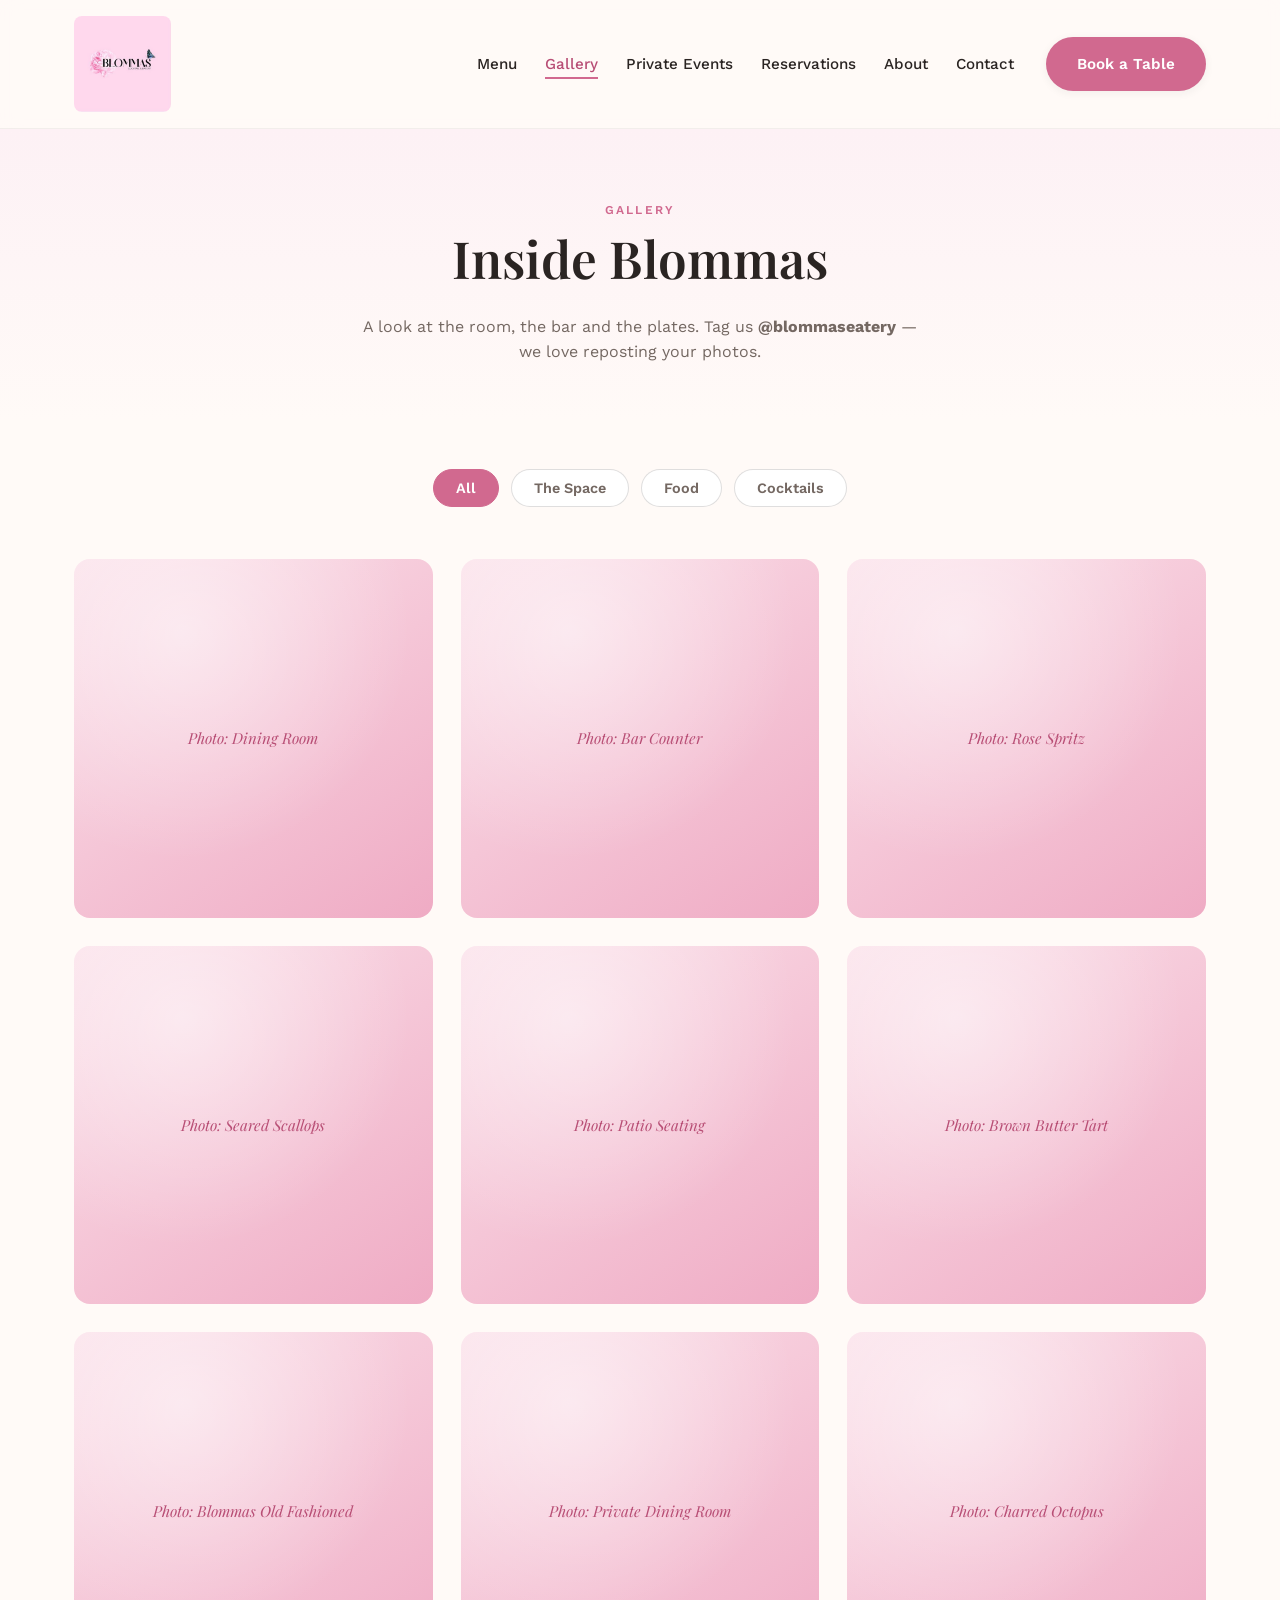
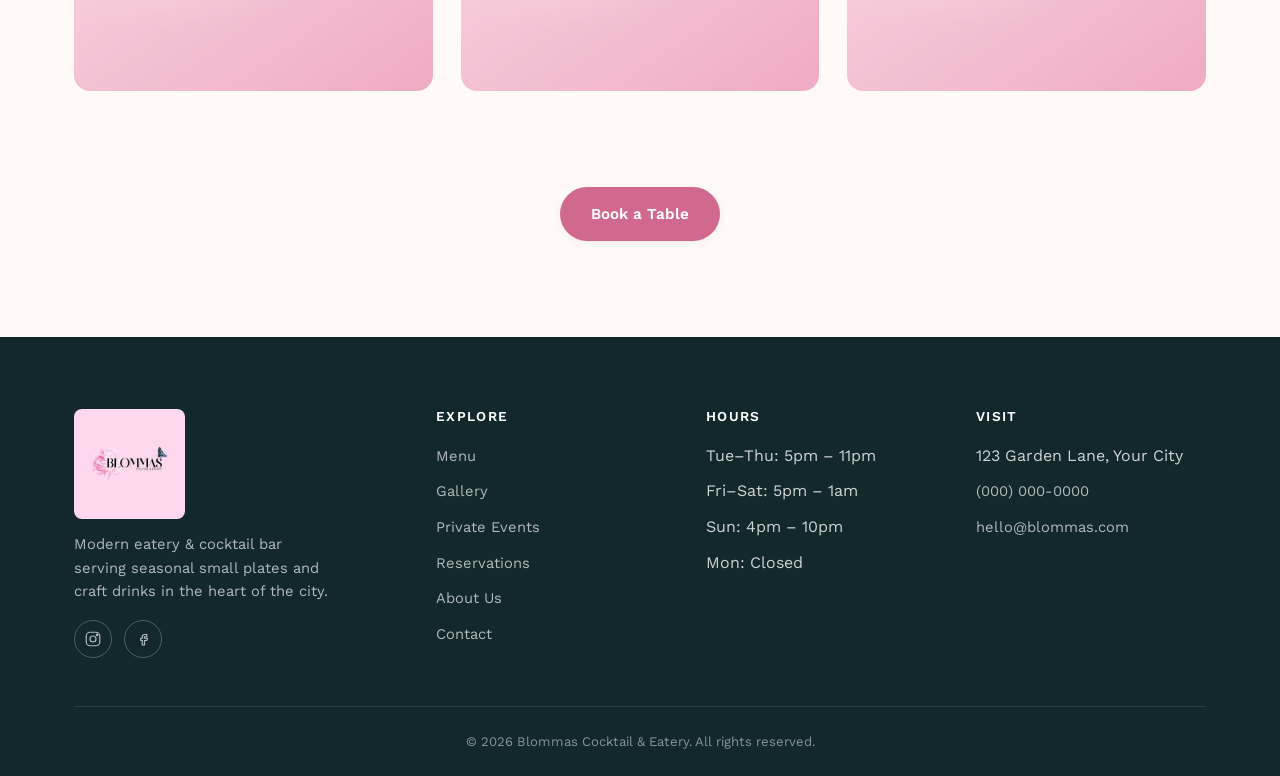
<file: gallery.html>
<!DOCTYPE html>
<html lang="en">
<head>
  <meta charset="UTF-8" />
  <meta name="viewport" content="width=device-width, initial-scale=1.0" />
  <title>Gallery — Blommas Cocktail &amp; Eatery</title>
  <meta name="description" content="A look inside Blommas Cocktail & Eatery — the dining room, the bar, the plates and the pours." />
  <link rel="icon" href="assets/logo.png" type="image/png" />
  <link rel="stylesheet" href="css/styles.css" />
</head>
<body>

  <header class="site-header">
    <div class="container header-inner">
      <a href="index.html" class="logo">
        <img src="assets/logo.png" alt="Blommas Cocktail &amp; Eatery logo" class="logo-img">
      </a>

      <nav class="main-nav">
        <ul class="nav-links">
          <li><a href="menu.html">Menu</a></li>
          <li><a href="gallery.html" class="active">Gallery</a></li>
          <li><a href="events.html">Private Events</a></li>
          <li><a href="booking.html">Reservations</a></li>
          <li><a href="about.html">About</a></li>
          <li><a href="contact.html">Contact</a></li>
        </ul>
        <a href="booking.html" class="btn btn-primary nav-cta">Book a Table</a>
      </nav>

      <button class="nav-toggle" aria-label="Toggle navigation menu" aria-expanded="false">
        <span></span><span></span><span></span>
      </button>
    </div>
  </header>

  <main>
    <section class="page-hero">
      <div class="container">
        <span class="eyebrow">Gallery</span>
        <h1>Inside Blommas</h1>
        <p>A look at the room, the bar and the plates. Tag us <strong>@blommaseatery</strong> — we love reposting your photos.</p>
      </div>
    </section>

    <section style="padding-top:48px;">
      <div class="container">
        <div class="menu-tabs">
          <button class="menu-tab active" data-target="gal-all">All</button>
          <button class="menu-tab" data-target="gal-space">The Space</button>
          <button class="menu-tab" data-target="gal-food">Food</button>
          <button class="menu-tab" data-target="gal-drinks">Cocktails</button>
        </div>

        <div id="gal-all" class="menu-category active">
          <div class="grid grid-3">
            <div class="ph reveal" style="aspect-ratio:1/1; border-radius:var(--radius-md);"><span>Photo: Dining Room</span></div>
            <div class="ph reveal" style="aspect-ratio:1/1; border-radius:var(--radius-md);"><span>Photo: Bar Counter</span></div>
            <div class="ph reveal" style="aspect-ratio:1/1; border-radius:var(--radius-md);"><span>Photo: Rose Spritz</span></div>
            <div class="ph reveal" style="aspect-ratio:1/1; border-radius:var(--radius-md);"><span>Photo: Seared Scallops</span></div>
            <div class="ph reveal" style="aspect-ratio:1/1; border-radius:var(--radius-md);"><span>Photo: Patio Seating</span></div>
            <div class="ph reveal" style="aspect-ratio:1/1; border-radius:var(--radius-md);"><span>Photo: Brown Butter Tart</span></div>
            <div class="ph reveal" style="aspect-ratio:1/1; border-radius:var(--radius-md);"><span>Photo: Blommas Old Fashioned</span></div>
            <div class="ph reveal" style="aspect-ratio:1/1; border-radius:var(--radius-md);"><span>Photo: Private Dining Room</span></div>
            <div class="ph reveal" style="aspect-ratio:1/1; border-radius:var(--radius-md);"><span>Photo: Charred Octopus</span></div>
          </div>
        </div>

        <div id="gal-space" class="menu-category">
          <div class="grid grid-3">
            <div class="ph reveal" style="aspect-ratio:1/1; border-radius:var(--radius-md);"><span>Photo: Dining Room</span></div>
            <div class="ph reveal" style="aspect-ratio:1/1; border-radius:var(--radius-md);"><span>Photo: Bar Counter</span></div>
            <div class="ph reveal" style="aspect-ratio:1/1; border-radius:var(--radius-md);"><span>Photo: Patio Seating</span></div>
            <div class="ph reveal" style="aspect-ratio:1/1; border-radius:var(--radius-md);"><span>Photo: Private Dining Room</span></div>
          </div>
        </div>

        <div id="gal-food" class="menu-category">
          <div class="grid grid-3">
            <div class="ph reveal" style="aspect-ratio:1/1; border-radius:var(--radius-md);"><span>Photo: Seared Scallops</span></div>
            <div class="ph reveal" style="aspect-ratio:1/1; border-radius:var(--radius-md);"><span>Photo: Brown Butter Tart</span></div>
            <div class="ph reveal" style="aspect-ratio:1/1; border-radius:var(--radius-md);"><span>Photo: Charred Octopus</span></div>
          </div>
        </div>

        <div id="gal-drinks" class="menu-category">
          <div class="grid grid-3">
            <div class="ph reveal" style="aspect-ratio:1/1; border-radius:var(--radius-md);"><span>Photo: Rose Spritz</span></div>
            <div class="ph reveal" style="aspect-ratio:1/1; border-radius:var(--radius-md);"><span>Photo: Blommas Old Fashioned</span></div>
          </div>
        </div>
      </div>
    </section>

    <section style="padding-top:0;">
      <div class="container text-center">
        <a href="booking.html" class="btn btn-primary">Book a Table</a>
      </div>
    </section>
  </main>

  <footer class="site-footer">
    <div class="container">
      <div class="footer-inner">
        <div class="footer-brand">
          <a href="index.html" class="logo">
            <img src="assets/logo.png" alt="Blommas Cocktail &amp; Eatery logo" class="logo-img">
          </a>
          <p>Modern eatery &amp; cocktail bar serving seasonal small plates and craft drinks in the heart of the city.</p>
          <div class="social-row">
            <a href="#" aria-label="Instagram">
              <svg width="18" height="18" viewBox="0 0 24 24" fill="none" stroke="currentColor" stroke-width="1.6"><rect x="3" y="3" width="18" height="18" rx="5"/><circle cx="12" cy="12" r="4"/><circle cx="17.5" cy="6.5" r="1"/></svg>
            </a>
            <a href="#" aria-label="Facebook">
              <svg width="18" height="18" viewBox="0 0 24 24" fill="none" stroke="currentColor" stroke-width="1.6"><path d="M14 9h3V6h-3c-1.7 0-3 1.3-3 3v2H9v3h2v6h3v-6h3l1-3h-4V9z"/></svg>
            </a>
          </div>
        </div>
        <div>
          <h4>Explore</h4>
          <ul>
            <li><a href="menu.html">Menu</a></li>
            <li><a href="gallery.html">Gallery</a></li>
            <li><a href="events.html">Private Events</a></li>
            <li><a href="booking.html">Reservations</a></li>
            <li><a href="about.html">About Us</a></li>
            <li><a href="contact.html">Contact</a></li>
          </ul>
        </div>
        <div>
          <h4>Hours</h4>
          <ul>
            <li>Tue–Thu: 5pm – 11pm</li>
            <li>Fri–Sat: 5pm – 1am</li>
            <li>Sun: 4pm – 10pm</li>
            <li>Mon: Closed</li>
          </ul>
        </div>
        <div>
          <h4>Visit</h4>
          <ul>
            <li>123 Garden Lane, Your City</li>
            <li><a href="tel:+10000000000">(000) 000-0000</a></li>
            <li><a href="mailto:hello@blommas.com">hello@blommas.com</a></li>
          </ul>
        </div>
      </div>
      <div class="footer-bottom">&copy; 2026 Blommas Cocktail &amp; Eatery. All rights reserved.</div>
    </div>
  </footer>

  <script src="js/script.js"></script>
</body>
</html>
</file>
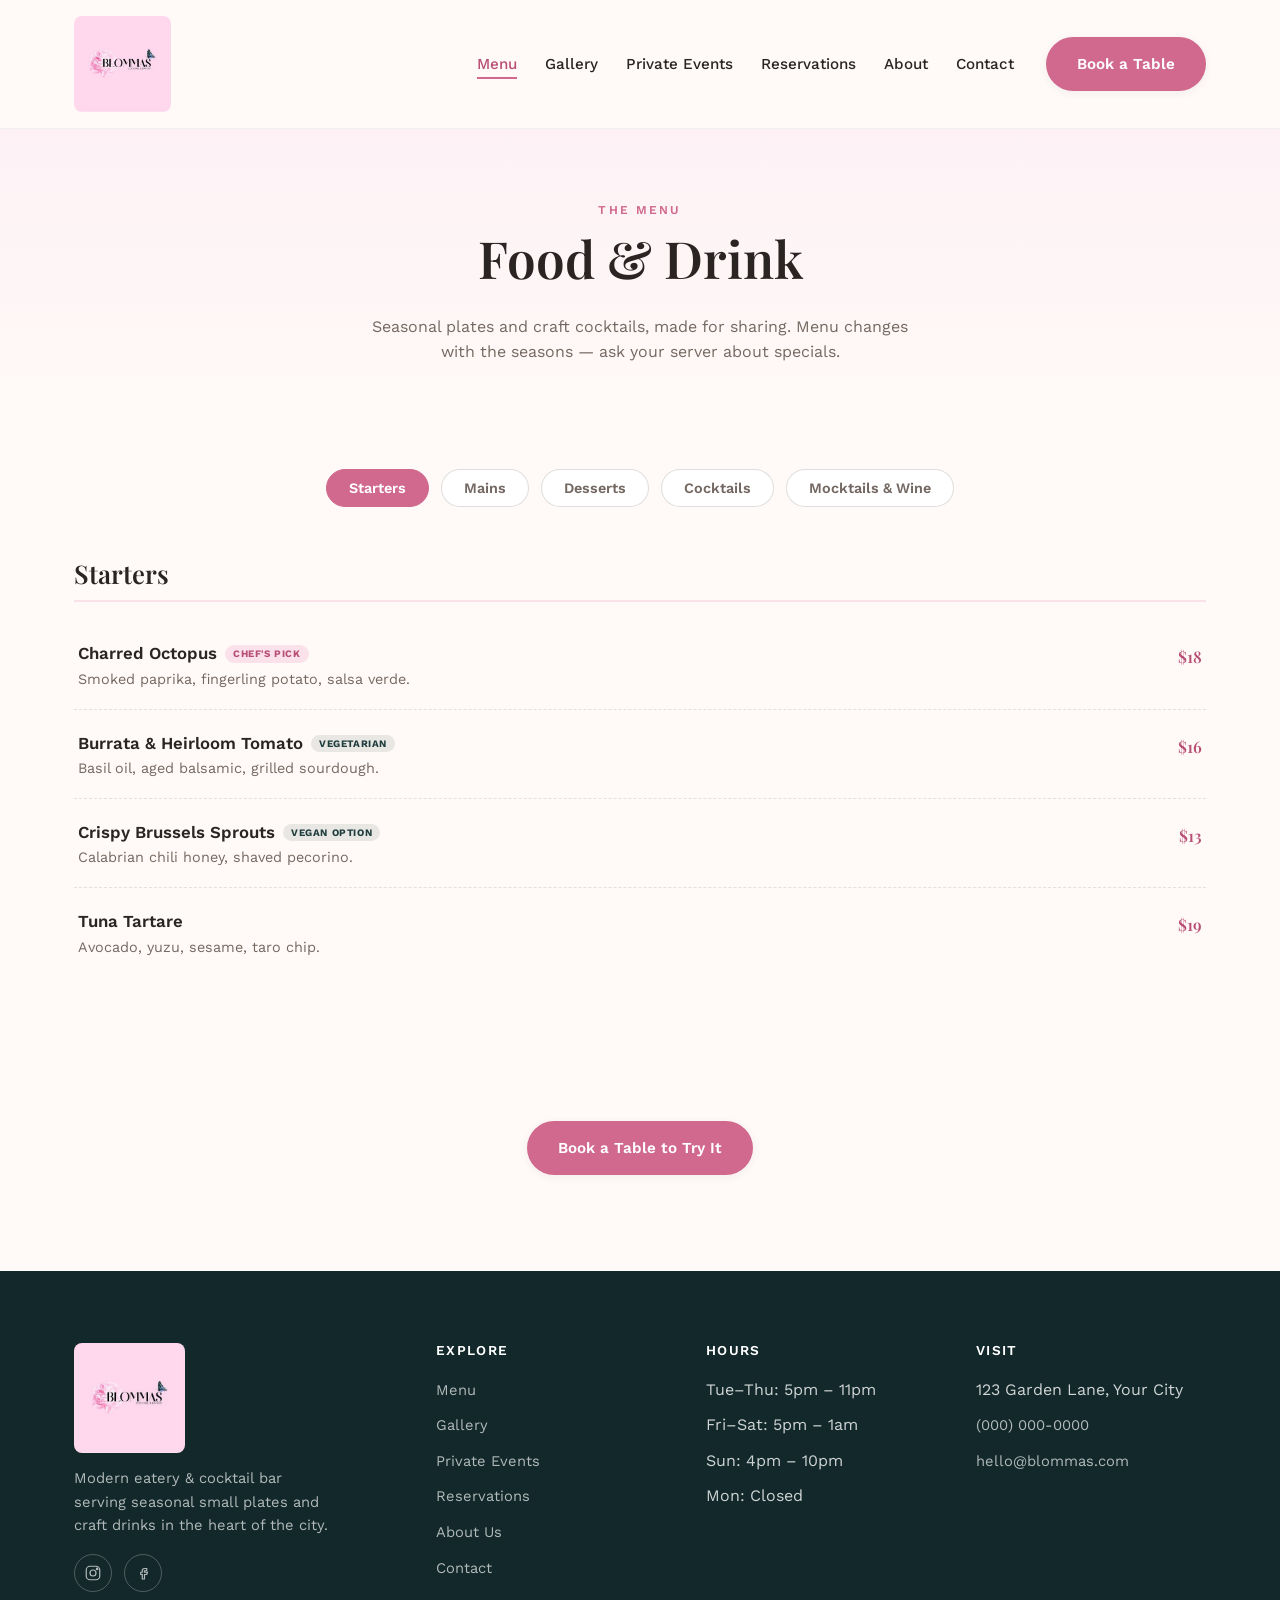
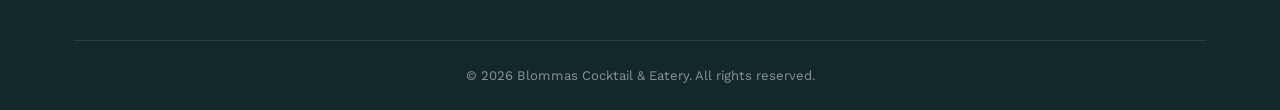
<file: menu.html>
<!DOCTYPE html>
<html lang="en">
<head>
  <meta charset="UTF-8" />
  <meta name="viewport" content="width=device-width, initial-scale=1.0" />
  <title>Menu — Blommas Cocktail &amp; Eatery</title>
  <meta name="description" content="Browse the full food and cocktail menu at Blommas Cocktail & Eatery — starters, mains, desserts, cocktails and more." />
  <link rel="icon" href="assets/logo.png" type="image/png" />
  <link rel="stylesheet" href="css/styles.css" />
</head>
<body>

  <header class="site-header">
    <div class="container header-inner">
      <a href="index.html" class="logo">
        <img src="assets/logo.png" alt="Blommas Cocktail &amp; Eatery logo" class="logo-img">
      </a>

      <nav class="main-nav">
        <ul class="nav-links">
          <li><a href="menu.html" class="active">Menu</a></li>
          <li><a href="gallery.html">Gallery</a></li>
          <li><a href="events.html">Private Events</a></li>
          <li><a href="booking.html">Reservations</a></li>
          <li><a href="about.html">About</a></li>
          <li><a href="contact.html">Contact</a></li>
        </ul>
        <a href="booking.html" class="btn btn-primary nav-cta">Book a Table</a>
      </nav>

      <button class="nav-toggle" aria-label="Toggle navigation menu" aria-expanded="false">
        <span></span><span></span><span></span>
      </button>
    </div>
  </header>

  <main>
    <section class="page-hero">
      <div class="container">
        <span class="eyebrow">The Menu</span>
        <h1>Food &amp; Drink</h1>
        <p>Seasonal plates and craft cocktails, made for sharing. Menu changes with the seasons — ask your server about specials.</p>
      </div>
    </section>

    <section style="padding-top:48px;">
      <div class="container">
        <div class="menu-tabs">
          <button class="menu-tab active" data-target="starters">Starters</button>
          <button class="menu-tab" data-target="mains">Mains</button>
          <button class="menu-tab" data-target="desserts">Desserts</button>
          <button class="menu-tab" data-target="cocktails">Cocktails</button>
          <button class="menu-tab" data-target="wine">Mocktails &amp; Wine</button>
        </div>

        <div id="starters" class="menu-category active">
          <h3>Starters</h3>
          <div class="dish-list">
            <div class="dish">
              <div class="dish-info">
                <h4>Charred Octopus <span class="tag">Chef's Pick</span></h4>
                <p>Smoked paprika, fingerling potato, salsa verde.</p>
              </div>
              <div class="dish-price">$18</div>
            </div>
            <div class="dish">
              <div class="dish-info">
                <h4>Burrata &amp; Heirloom Tomato <span class="tag teal">Vegetarian</span></h4>
                <p>Basil oil, aged balsamic, grilled sourdough.</p>
              </div>
              <div class="dish-price">$16</div>
            </div>
            <div class="dish">
              <div class="dish-info">
                <h4>Crispy Brussels Sprouts <span class="tag teal">Vegan Option</span></h4>
                <p>Calabrian chili honey, shaved pecorino.</p>
              </div>
              <div class="dish-price">$13</div>
            </div>
            <div class="dish">
              <div class="dish-info">
                <h4>Tuna Tartare</h4>
                <p>Avocado, yuzu, sesame, taro chip.</p>
              </div>
              <div class="dish-price">$19</div>
            </div>
          </div>
        </div>

        <div id="mains" class="menu-category">
          <h3>Mains</h3>
          <div class="dish-list">
            <div class="dish">
              <div class="dish-info">
                <h4>Seared Scallops <span class="tag">Chef's Pick</span></h4>
                <p>Brown butter, blood orange, crisped sage.</p>
              </div>
              <div class="dish-price">$34</div>
            </div>
            <div class="dish">
              <div class="dish-info">
                <h4>Braised Short Rib</h4>
                <p>Celeriac purée, red wine jus, charred scallion.</p>
              </div>
              <div class="dish-price">$36</div>
            </div>
            <div class="dish">
              <div class="dish-info">
                <h4>Roasted Half Chicken</h4>
                <p>Fingerling potatoes, salsa verde, pan jus.</p>
              </div>
              <div class="dish-price">$29</div>
            </div>
            <div class="dish">
              <div class="dish-info">
                <h4>Wild Mushroom Risotto <span class="tag teal">Vegetarian</span></h4>
                <p>Truffle, parmesan, crispy shallot.</p>
              </div>
              <div class="dish-price">$26</div>
            </div>
          </div>
        </div>

        <div id="desserts" class="menu-category">
          <h3>Desserts</h3>
          <div class="dish-list">
            <div class="dish">
              <div class="dish-info">
                <h4>Brown Butter Tart</h4>
                <p>Toasted almond, honeycomb, crème fraîche.</p>
              </div>
              <div class="dish-price">$12</div>
            </div>
            <div class="dish">
              <div class="dish-info">
                <h4>Dark Chocolate Torte</h4>
                <p>Espresso cream, flaked sea salt.</p>
              </div>
              <div class="dish-price">$12</div>
            </div>
            <div class="dish">
              <div class="dish-info">
                <h4>Seasonal Sorbet Trio <span class="tag teal">Vegan</span></h4>
                <p>Ask your server for today's flavors.</p>
              </div>
              <div class="dish-price">$9</div>
            </div>
          </div>
        </div>

        <div id="cocktails" class="menu-category">
          <h3>Cocktails</h3>
          <div class="dish-list">
            <div class="dish">
              <div class="dish-info">
                <h4>Rose Spritz <span class="tag">Signature</span></h4>
                <p>Gin, hibiscus, grapefruit, sparkling rosé.</p>
              </div>
              <div class="dish-price">$16</div>
            </div>
            <div class="dish">
              <div class="dish-info">
                <h4>Blommas Old Fashioned</h4>
                <p>Bourbon, blood orange bitters, smoked cherry.</p>
              </div>
              <div class="dish-price">$17</div>
            </div>
            <div class="dish">
              <div class="dish-info">
                <h4>Teal Hour</h4>
                <p>Mezcal, blue curaçao, lime, chili salt rim.</p>
              </div>
              <div class="dish-price">$16</div>
            </div>
            <div class="dish">
              <div class="dish-info">
                <h4>Peony Fizz</h4>
                <p>Vodka, elderflower, lemon, egg white foam.</p>
              </div>
              <div class="dish-price">$15</div>
            </div>
          </div>
        </div>

        <div id="wine" class="menu-category">
          <h3>Mocktails &amp; Wine</h3>
          <div class="dish-list">
            <div class="dish">
              <div class="dish-info">
                <h4>Garden Fizz <span class="tag teal">Mocktail</span></h4>
                <p>Cucumber, mint, lime, soda.</p>
              </div>
              <div class="dish-price">$8</div>
            </div>
            <div class="dish">
              <div class="dish-info">
                <h4>Sparkling Hibiscus <span class="tag teal">Mocktail</span></h4>
                <p>Hibiscus, ginger, soda, lime.</p>
              </div>
              <div class="dish-price">$8</div>
            </div>
            <div class="dish">
              <div class="dish-info">
                <h4>House Red / White</h4>
                <p>Rotating by-the-glass selection — ask your server.</p>
              </div>
              <div class="dish-price">$12</div>
            </div>
          </div>
        </div>
      </div>
    </section>

    <section style="padding-top:0;">
      <div class="container text-center">
        <a href="booking.html" class="btn btn-primary">Book a Table to Try It</a>
      </div>
    </section>
  </main>

  <footer class="site-footer">
    <div class="container">
      <div class="footer-inner">
        <div class="footer-brand">
          <a href="index.html" class="logo">
            <img src="assets/logo.png" alt="Blommas Cocktail &amp; Eatery logo" class="logo-img">
          </a>
          <p>Modern eatery &amp; cocktail bar serving seasonal small plates and craft drinks in the heart of the city.</p>
          <div class="social-row">
            <a href="#" aria-label="Instagram">
              <svg width="18" height="18" viewBox="0 0 24 24" fill="none" stroke="currentColor" stroke-width="1.6"><rect x="3" y="3" width="18" height="18" rx="5"/><circle cx="12" cy="12" r="4"/><circle cx="17.5" cy="6.5" r="1"/></svg>
            </a>
            <a href="#" aria-label="Facebook">
              <svg width="18" height="18" viewBox="0 0 24 24" fill="none" stroke="currentColor" stroke-width="1.6"><path d="M14 9h3V6h-3c-1.7 0-3 1.3-3 3v2H9v3h2v6h3v-6h3l1-3h-4V9z"/></svg>
            </a>
          </div>
        </div>
        <div>
          <h4>Explore</h4>
          <ul>
            <li><a href="menu.html">Menu</a></li>
            <li><a href="gallery.html">Gallery</a></li>
            <li><a href="events.html">Private Events</a></li>
            <li><a href="booking.html">Reservations</a></li>
            <li><a href="about.html">About Us</a></li>
            <li><a href="contact.html">Contact</a></li>
          </ul>
        </div>
        <div>
          <h4>Hours</h4>
          <ul>
            <li>Tue–Thu: 5pm – 11pm</li>
            <li>Fri–Sat: 5pm – 1am</li>
            <li>Sun: 4pm – 10pm</li>
            <li>Mon: Closed</li>
          </ul>
        </div>
        <div>
          <h4>Visit</h4>
          <ul>
            <li>123 Garden Lane, Your City</li>
            <li><a href="tel:+10000000000">(000) 000-0000</a></li>
            <li><a href="mailto:hello@blommas.com">hello@blommas.com</a></li>
          </ul>
        </div>
      </div>
      <div class="footer-bottom">&copy; 2026 Blommas Cocktail &amp; Eatery. All rights reserved.</div>
    </div>
  </footer>

  <script src="js/script.js"></script>
</body>
</html>
</file>
<file: css/styles.css>
/* =========================================================
   Blommas Cocktail & Eatery — Design System
   ========================================================= */

@import url('https://fonts.googleapis.com/css2?family=Playfair+Display:ital,wght@0,500;0,600;0,700;1,500&family=Work+Sans:wght@300;400;500;600;700&display=swap');

:root {
  /* Palette — derived from the logo (blush peony + dark teal butterfly) */
  --pink-50:  #fdf1f5;
  --pink-100: #fbe1ea;
  --pink-200: #f6c9da;
  --pink-300: #efabc4;
  --pink-400: #e28fa8;
  --pink-500: #d1698f;
  --pink-600: #b84e75;
  --teal-700: #1f3d3d;
  --teal-900: #12282a;
  --ink:       #2a2422;
  --ink-light: #746862;
  --cream:     #fffaf7;
  --white:     #ffffff;

  --font-heading: 'Playfair Display', Georgia, serif;
  --font-body: 'Work Sans', -apple-system, BlinkMacSystemFont, sans-serif;

  --radius-sm: 8px;
  --radius-md: 16px;
  --radius-lg: 28px;
  --radius-pill: 999px;

  --shadow-sm: 0 2px 10px rgba(42, 36, 34, 0.06);
  --shadow-md: 0 12px 32px rgba(42, 36, 34, 0.1);
  --shadow-lg: 0 24px 60px rgba(42, 36, 34, 0.16);

  --container-w: 1180px;
}

/* ---------- Reset ---------- */
*, *::before, *::after { box-sizing: border-box; }
html { scroll-behavior: smooth; overflow-x: hidden; }
body {
  margin: 0;
  font-family: var(--font-body);
  color: var(--ink);
  background: var(--cream);
  line-height: 1.6;
  -webkit-font-smoothing: antialiased;
  overflow-x: hidden;
}
h1, h2, h3, h4 {
  font-family: var(--font-heading);
  font-weight: 600;
  line-height: 1.15;
  margin: 0 0 0.5em;
  color: var(--ink);
}
p { margin: 0 0 1em; }
a { color: inherit; text-decoration: none; }
ul { list-style: none; margin: 0; padding: 0; }
img { max-width: 100%; display: block; }
button { font-family: inherit; cursor: pointer; }
input, textarea, select { font-family: inherit; font-size: 1rem; }

.container {
  width: 100%;
  max-width: var(--container-w);
  margin: 0 auto;
  padding: 0 24px;
}

.eyebrow {
  display: inline-block;
  font-size: 0.75rem;
  letter-spacing: 0.18em;
  text-transform: uppercase;
  color: var(--pink-500);
  font-weight: 600;
  margin-bottom: 0.75em;
}

section { padding: 96px 0; }
@media (max-width: 768px) { section { padding: 64px 0; } }

.section-head {
  max-width: 640px;
  margin: 0 auto 56px;
  text-align: center;
}
.section-head h2 { font-size: clamp(1.9rem, 3vw, 2.6rem); }
.section-head p { color: var(--ink-light); font-size: 1.05rem; }

/* ---------- Buttons ---------- */
.btn {
  display: inline-flex;
  align-items: center;
  justify-content: center;
  gap: 8px;
  padding: 14px 30px;
  border-radius: var(--radius-pill);
  font-weight: 600;
  font-size: 0.95rem;
  border: 1px solid transparent;
  transition: transform 0.2s ease, box-shadow 0.2s ease, background 0.2s ease, color 0.2s ease;
  white-space: nowrap;
}
.btn-primary {
  background: var(--pink-500);
  color: var(--white);
  box-shadow: var(--shadow-sm);
}
.btn-primary:hover { background: var(--pink-600); transform: translateY(-2px); box-shadow: var(--shadow-md); }
.btn-outline {
  background: transparent;
  border-color: rgba(42,36,34,0.25);
  color: var(--ink);
}
.btn-outline:hover { border-color: var(--ink); transform: translateY(-2px); }
.btn-light {
  background: var(--white);
  color: var(--ink);
  box-shadow: var(--shadow-sm);
}
.btn-light:hover { transform: translateY(-2px); box-shadow: var(--shadow-md); }
.btn-block { width: 100%; }

/* ---------- Logo ---------- */
.logo { display: flex; align-items: center; }
.logo-img {
  height: 96px;
  width: auto;
  border-radius: var(--radius-sm);
  flex-shrink: 0;
}
.footer-brand .logo-img { height: 110px; }

/* ---------- Header / Nav ---------- */
.site-header {
  position: sticky;
  top: 0;
  z-index: 100;
  background: rgba(255, 250, 247, 0.85);
  backdrop-filter: blur(10px);
  border-bottom: 1px solid rgba(42,36,34,0.06);
  transition: box-shadow 0.3s ease;
}
.site-header.scrolled { box-shadow: var(--shadow-sm); }
.header-inner {
  display: flex;
  align-items: center;
  justify-content: space-between;
  padding-top: 16px;
  padding-bottom: 16px;
}
.main-nav { display: flex; align-items: center; gap: 32px; }
.nav-links { display: flex; gap: 28px; }
.nav-links a {
  font-size: 0.95rem;
  font-weight: 500;
  position: relative;
  padding: 4px 0;
}
.nav-links a::after {
  content: '';
  position: absolute;
  left: 0; bottom: -2px;
  width: 0; height: 2px;
  background: var(--pink-500);
  transition: width 0.25s ease;
}
.nav-links a:hover::after, .nav-links a.active::after { width: 100%; }
.nav-links a.active { color: var(--pink-600); }
.nav-toggle {
  display: none;
  background: none;
  border: none;
  flex-direction: column;
  gap: 5px;
  padding: 6px;
}
.nav-toggle span {
  width: 24px; height: 2px;
  background: var(--ink);
  border-radius: 2px;
  transition: transform 0.25s ease, opacity 0.25s ease;
}

@media (max-width: 900px) {
  .nav-toggle { display: flex; }
  .main-nav {
    position: fixed;
    top: 0; right: 0;
    height: 100vh;
    width: min(320px, 80vw);
    background: var(--cream);
    flex-direction: column;
    align-items: flex-start;
    justify-content: center;
    gap: 36px;
    padding: 32px;
    box-shadow: var(--shadow-lg);
    transform: translateX(100%);
    transition: transform 0.3s ease;
  }
  .main-nav.open { transform: translateX(0); }
  .nav-links { flex-direction: column; gap: 24px; }
  .nav-links a { font-size: 1.2rem; }
  body.nav-open { overflow: hidden; }
}

/* ---------- Hero ---------- */
.hero {
  position: relative;
  padding: 110px 0 120px;
  overflow: hidden;
  background: linear-gradient(180deg, var(--pink-50) 0%, var(--cream) 100%);
}
.hero-inner {
  display: grid;
  grid-template-columns: 1.1fr 0.9fr;
  gap: 48px;
  align-items: center;
}
.hero-copy h1 {
  font-size: clamp(2.6rem, 5vw, 4rem);
  margin-bottom: 0.3em;
}
.hero-copy .lede {
  font-size: 1.15rem;
  color: var(--ink-light);
  max-width: 480px;
  margin-bottom: 2em;
}
.hero-actions { display: flex; gap: 16px; flex-wrap: wrap; }
.hero-visual {
  position: relative;
  aspect-ratio: 4 / 5;
  border-radius: var(--radius-lg);
  overflow: hidden;
  box-shadow: var(--shadow-lg);
  background: linear-gradient(145deg, var(--pink-200), var(--pink-400));
}
.hero-visual .ph-caption {
  position: absolute; inset: auto 0 0 0;
  padding: 18px;
  font-size: 0.8rem;
  color: rgba(255,255,255,0.85);
  background: linear-gradient(180deg, transparent, rgba(20,10,15,0.45));
}
.hero-badge {
  position: absolute;
  bottom: -22px; left: -22px;
  background: var(--white);
  border-radius: var(--radius-md);
  padding: 18px 22px;
  box-shadow: var(--shadow-md);
  display: flex;
  align-items: center;
  gap: 12px;
}
@media (max-width: 900px) {
  .hero-inner { grid-template-columns: 1fr; }
  .hero-badge { position: static; margin-top: 24px; }
}

/* ---------- Placeholder photo blocks ---------- */
.ph {
  position: relative;
  background: linear-gradient(145deg, var(--pink-100), var(--pink-300));
  display: flex;
  align-items: center;
  justify-content: center;
  color: var(--pink-600);
  font-family: var(--font-heading);
  font-style: italic;
  font-size: 0.95rem;
  text-align: center;
  overflow: hidden;
}
.ph::before {
  content: '';
  position: absolute; inset: 0;
  background-image: radial-gradient(circle at 30% 20%, rgba(255,255,255,0.5), transparent 60%);
}
.ph span { position: relative; padding: 12px; }

/* ---------- Cards / Grids ---------- */
.grid {
  display: grid;
  gap: 28px;
}
.grid-3 { grid-template-columns: repeat(3, 1fr); }
.grid-2 { grid-template-columns: repeat(2, 1fr); }
@media (max-width: 900px) {
  .grid-3 { grid-template-columns: repeat(2, 1fr); }
}
@media (max-width: 640px) {
  .grid-3, .grid-2 { grid-template-columns: 1fr; }
}

.card {
  background: var(--white);
  border-radius: var(--radius-md);
  overflow: hidden;
  box-shadow: var(--shadow-sm);
  transition: transform 0.25s ease, box-shadow 0.25s ease;
}
.card:hover { transform: translateY(-6px); box-shadow: var(--shadow-md); }
.card .ph { aspect-ratio: 4/3; }
.card-body { padding: 22px; }
.card-body h3 { font-size: 1.2rem; margin-bottom: 0.4em; }
.card-body p { color: var(--ink-light); font-size: 0.92rem; margin-bottom: 0; }

/* ---------- Feature strip (hours/location) ---------- */
.strip {
  background: var(--teal-700);
  color: var(--white);
}
.strip .grid-3 { gap: 0; }
.strip-item {
  padding: 40px 24px;
  text-align: center;
  border-right: 1px solid rgba(255,255,255,0.12);
}
.strip-item:last-child { border-right: none; }
.strip-item .eyebrow { color: var(--pink-300); }
.strip-item h3 { color: var(--white); font-size: 1.3rem; }
.strip-item p { color: rgba(255,255,255,0.75); margin: 0; }
@media (max-width: 768px) {
  .strip .grid-3 { grid-template-columns: 1fr; }
  .strip-item { border-right: none; border-bottom: 1px solid rgba(255,255,255,0.12); }
  .strip-item:last-child { border-bottom: none; }
}

/* ---------- Menu page ---------- */
.menu-tabs {
  display: flex;
  justify-content: center;
  flex-wrap: wrap;
  gap: 12px;
  margin-bottom: 52px;
}
.menu-tab {
  padding: 10px 22px;
  border-radius: var(--radius-pill);
  border: 1px solid rgba(42,36,34,0.15);
  background: var(--white);
  font-weight: 600;
  font-size: 0.9rem;
  color: var(--ink-light);
  transition: all 0.2s ease;
}
.menu-tab:hover { border-color: var(--pink-400); color: var(--pink-600); }
.menu-tab.active {
  background: var(--pink-500);
  border-color: var(--pink-500);
  color: var(--white);
}

.menu-category { display: none; }
.menu-category.active { display: block; animation: fadein 0.35s ease; }
@keyframes fadein { from { opacity: 0; transform: translateY(6px);} to { opacity: 1; transform: translateY(0);} }

.menu-category h3 {
  font-size: 1.6rem;
  margin-bottom: 24px;
  padding-bottom: 12px;
  border-bottom: 2px solid var(--pink-100);
}
.menu-category + .menu-category h3 { margin-top: 40px; }

.dish-list { display: grid; gap: 6px; margin-bottom: 48px; }
.dish {
  display: flex;
  justify-content: space-between;
  gap: 24px;
  padding: 18px 4px;
  border-bottom: 1px dashed rgba(42,36,34,0.12);
}
.dish:last-child { border-bottom: none; }
.dish-info h4 {
  font-family: var(--font-body);
  font-weight: 600;
  font-size: 1.05rem;
  margin: 0 0 4px;
  display: flex;
  align-items: center;
  gap: 8px;
}
.dish-info p { margin: 0; color: var(--ink-light); font-size: 0.9rem; max-width: 480px; }
.dish-price {
  font-family: var(--font-heading);
  font-weight: 600;
  color: var(--pink-600);
  white-space: nowrap;
}
.tag {
  font-size: 0.62rem;
  letter-spacing: 0.06em;
  text-transform: uppercase;
  background: var(--pink-100);
  color: var(--pink-600);
  padding: 3px 8px;
  border-radius: var(--radius-pill);
  font-weight: 700;
}
.tag.teal { background: rgba(31,61,61,0.1); color: var(--teal-700); }

/* ---------- Forms ---------- */
.form-card {
  background: var(--white);
  border-radius: var(--radius-lg);
  box-shadow: var(--shadow-md);
  padding: 48px;
}
@media (max-width: 640px) { .form-card { padding: 28px 22px; } }

.form-row { display: grid; grid-template-columns: 1fr 1fr; gap: 20px; }
@media (max-width: 640px) { .form-row { grid-template-columns: 1fr; } }

.field { margin-bottom: 22px; }
.field label {
  display: block;
  font-size: 0.85rem;
  font-weight: 600;
  margin-bottom: 8px;
  color: var(--ink);
}
.field input, .field select, .field textarea {
  width: 100%;
  padding: 13px 16px;
  border-radius: var(--radius-sm);
  border: 1px solid rgba(42,36,34,0.18);
  background: var(--pink-50);
  color: var(--ink);
  transition: border-color 0.2s ease, background 0.2s ease;
}
.field input:focus, .field select:focus, .field textarea:focus {
  outline: none;
  border-color: var(--pink-500);
  background: var(--white);
}
.field textarea { resize: vertical; min-height: 100px; }
.field-error {
  color: #b8433f;
  font-size: 0.8rem;
  margin-top: 6px;
  display: none;
}
.field.invalid input, .field.invalid select, .field.invalid textarea { border-color: #b8433f; }
.field.invalid .field-error { display: block; }

.form-status {
  display: none;
  padding: 18px 20px;
  border-radius: var(--radius-sm);
  margin-bottom: 24px;
  font-weight: 500;
}
.form-status.success { display: block; background: rgba(31,61,61,0.08); color: var(--teal-700); }
.form-status.error { display: block; background: rgba(184,67,63,0.1); color: #b8433f; }

/* ---------- Footer ---------- */
.site-footer {
  background: var(--teal-900);
  color: rgba(255,255,255,0.8);
  padding: 72px 0 24px;
}
.footer-inner {
  display: grid;
  grid-template-columns: 1.4fr 1fr 1fr 1fr;
  gap: 40px;
  padding-bottom: 48px;
  border-bottom: 1px solid rgba(255,255,255,0.1);
}
@media (max-width: 768px) {
  .footer-inner { grid-template-columns: 1fr 1fr; }
}
@media (max-width: 480px) {
  .footer-inner { grid-template-columns: 1fr; }
}
.footer-inner h4 {
  color: var(--white);
  font-size: 0.85rem;
  letter-spacing: 0.1em;
  text-transform: uppercase;
  font-family: var(--font-body);
  margin-bottom: 18px;
}
.footer-inner p, .footer-inner a { color: rgba(255,255,255,0.68); font-size: 0.92rem; }
.footer-inner ul li { margin-bottom: 10px; }
.footer-inner a:hover { color: var(--pink-300); }
.footer-brand p { max-width: 260px; margin-top: 14px; }
.footer-brand .logo-text .logo-title,
.footer-brand .logo-text .logo-sub { color: var(--white); }
.footer-brand .logo-text .logo-sub { color: var(--pink-300); }
.social-row { display: flex; gap: 12px; margin-top: 16px; }
.social-row a {
  width: 38px; height: 38px;
  border-radius: 50%;
  border: 1px solid rgba(255,255,255,0.25);
  display: flex; align-items: center; justify-content: center;
}
.footer-bottom {
  padding-top: 24px;
  text-align: center;
  font-size: 0.82rem;
  color: rgba(255,255,255,0.5);
}

/* ---------- Reveal-on-scroll ---------- */
.reveal { opacity: 0; transform: translateY(24px); transition: opacity 0.6s ease, transform 0.6s ease; }
.reveal.in-view { opacity: 1; transform: translateY(0); }

/* ---------- Page hero (inner pages) ---------- */
.page-hero {
  padding: 72px 0 56px;
  text-align: center;
  background: linear-gradient(180deg, var(--pink-50), var(--cream));
}
.page-hero .eyebrow { display: block; }
.page-hero h1 { font-size: clamp(2.2rem, 4vw, 3.2rem); }
.page-hero p { color: var(--ink-light); max-width: 560px; margin: 0 auto; }

/* ---------- Utility ---------- */
.text-center { text-align: center; }
.mt-lg { margin-top: 48px; }
.map-frame {
  border: 0;
  width: 100%;
  height: 380px;
  border-radius: var(--radius-md);
  box-shadow: var(--shadow-sm);
}
.info-list { display: grid; gap: 18px; }
.info-list .item { display: flex; gap: 14px; align-items: flex-start; }
.info-list .icon {
  width: 42px; height: 42px;
  border-radius: 50%;
  background: var(--pink-100);
  color: var(--pink-600);
  display: flex; align-items: center; justify-content: center;
  flex-shrink: 0;
}
.info-list h4 { margin: 0 0 4px; font-size: 1rem; font-family: var(--font-body); }
.info-list p { margin: 0; color: var(--ink-light); font-size: 0.92rem; }

.two-col {
  display: grid;
  grid-template-columns: 1fr 1fr;
  gap: 56px;
  align-items: center;
}
@media (max-width: 900px) {
  .two-col { grid-template-columns: 1fr; }
}
</file>
